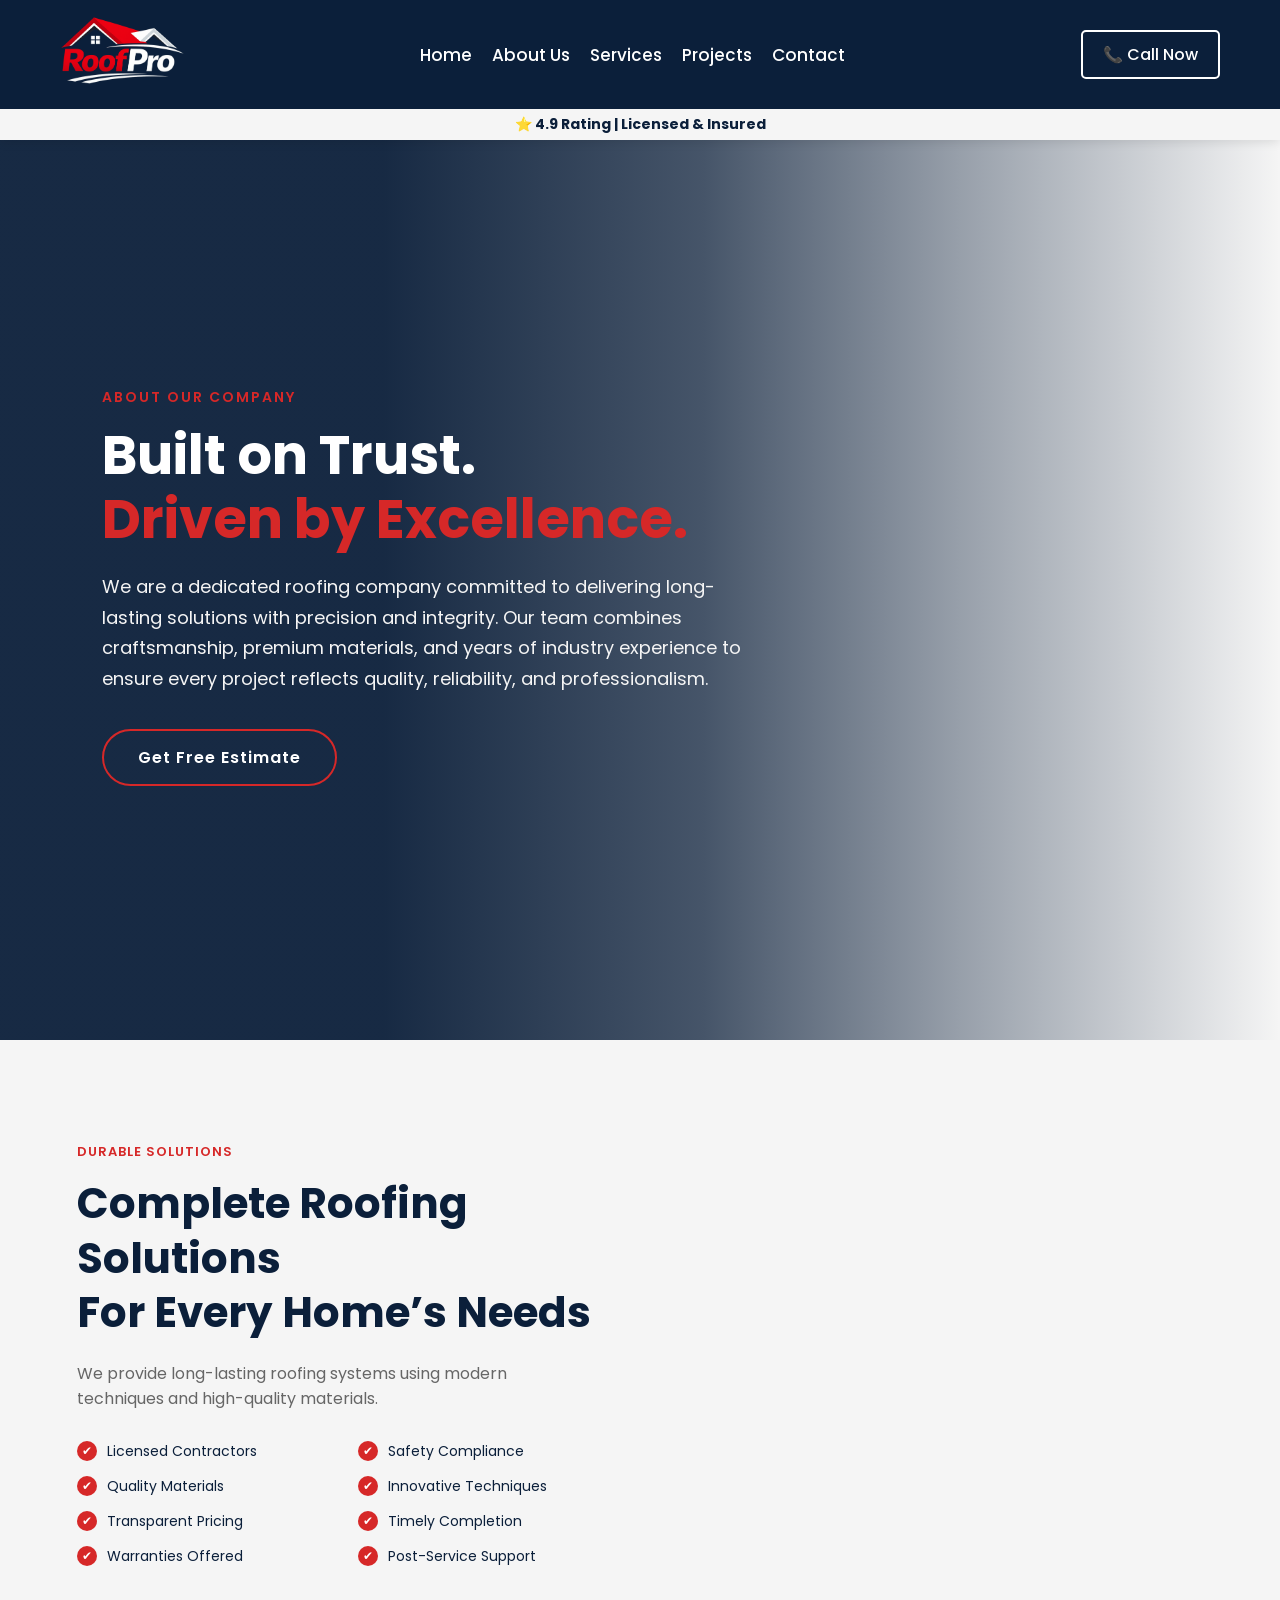
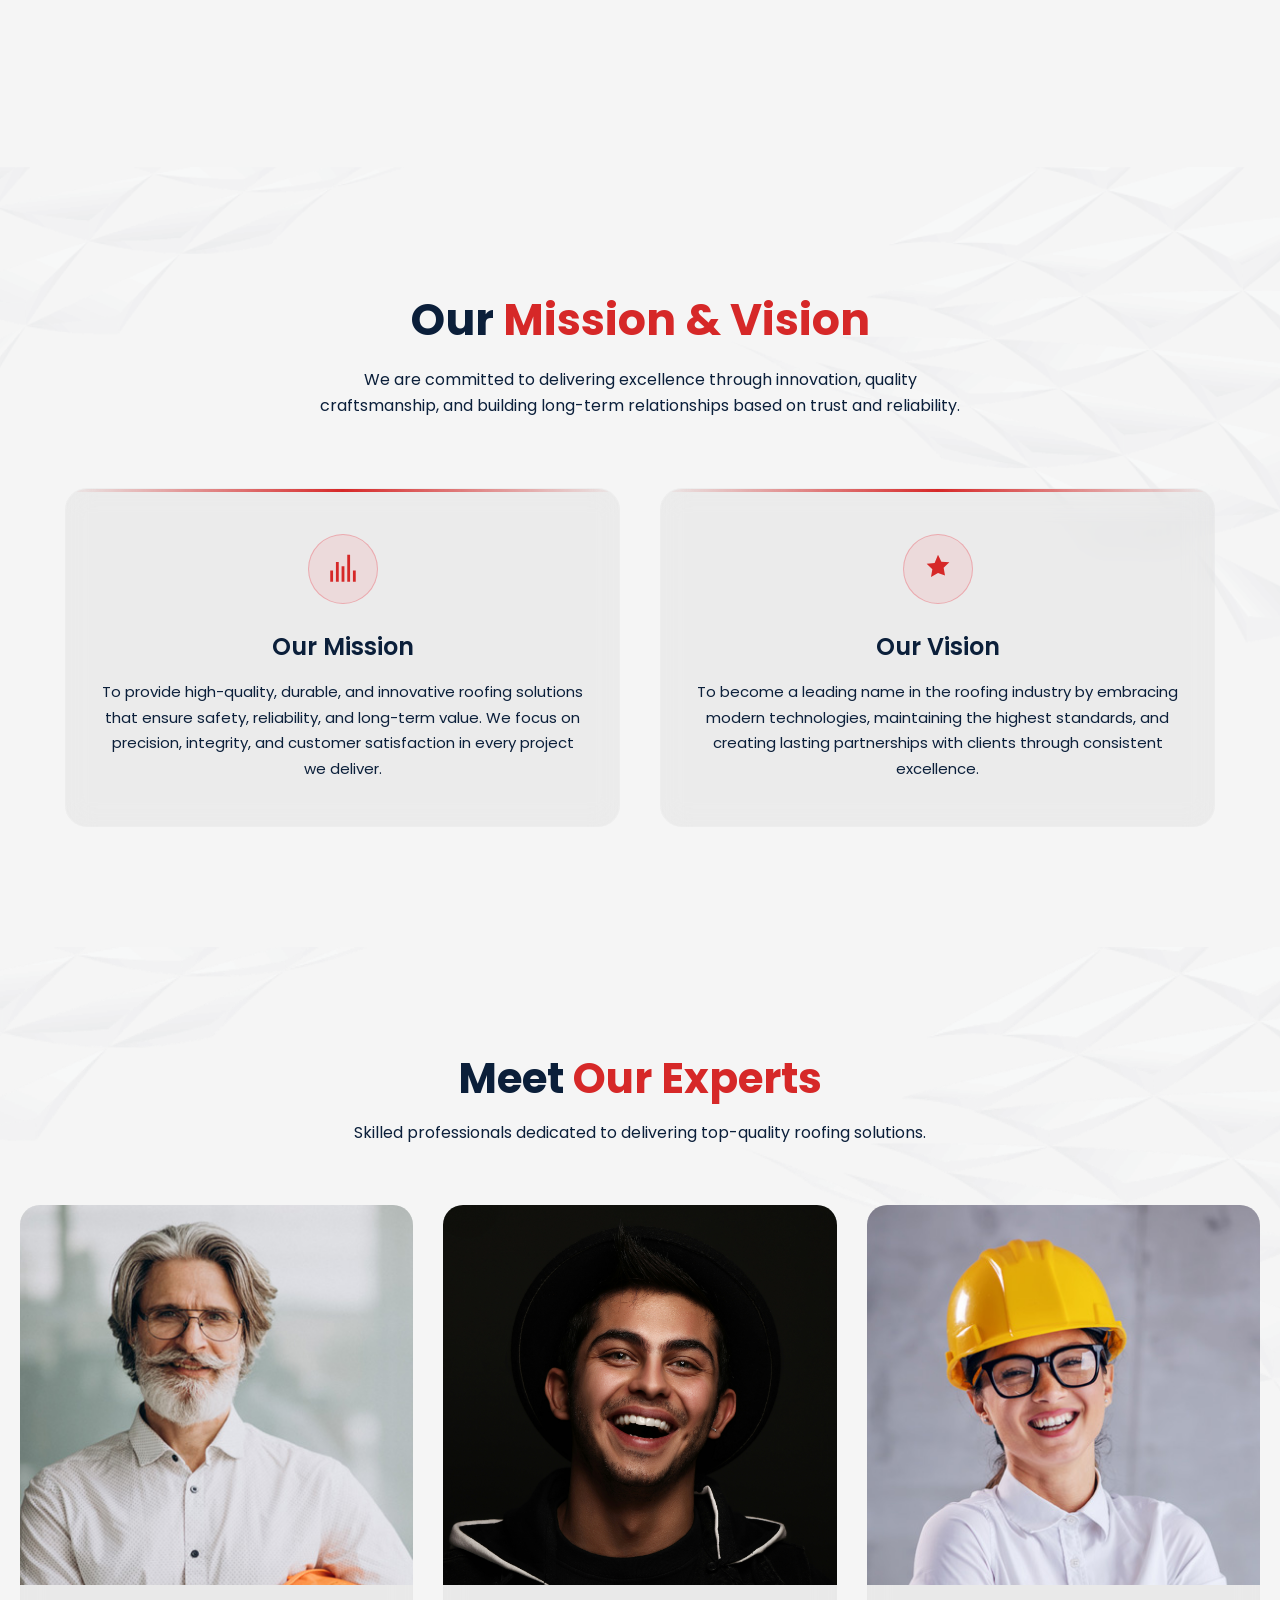
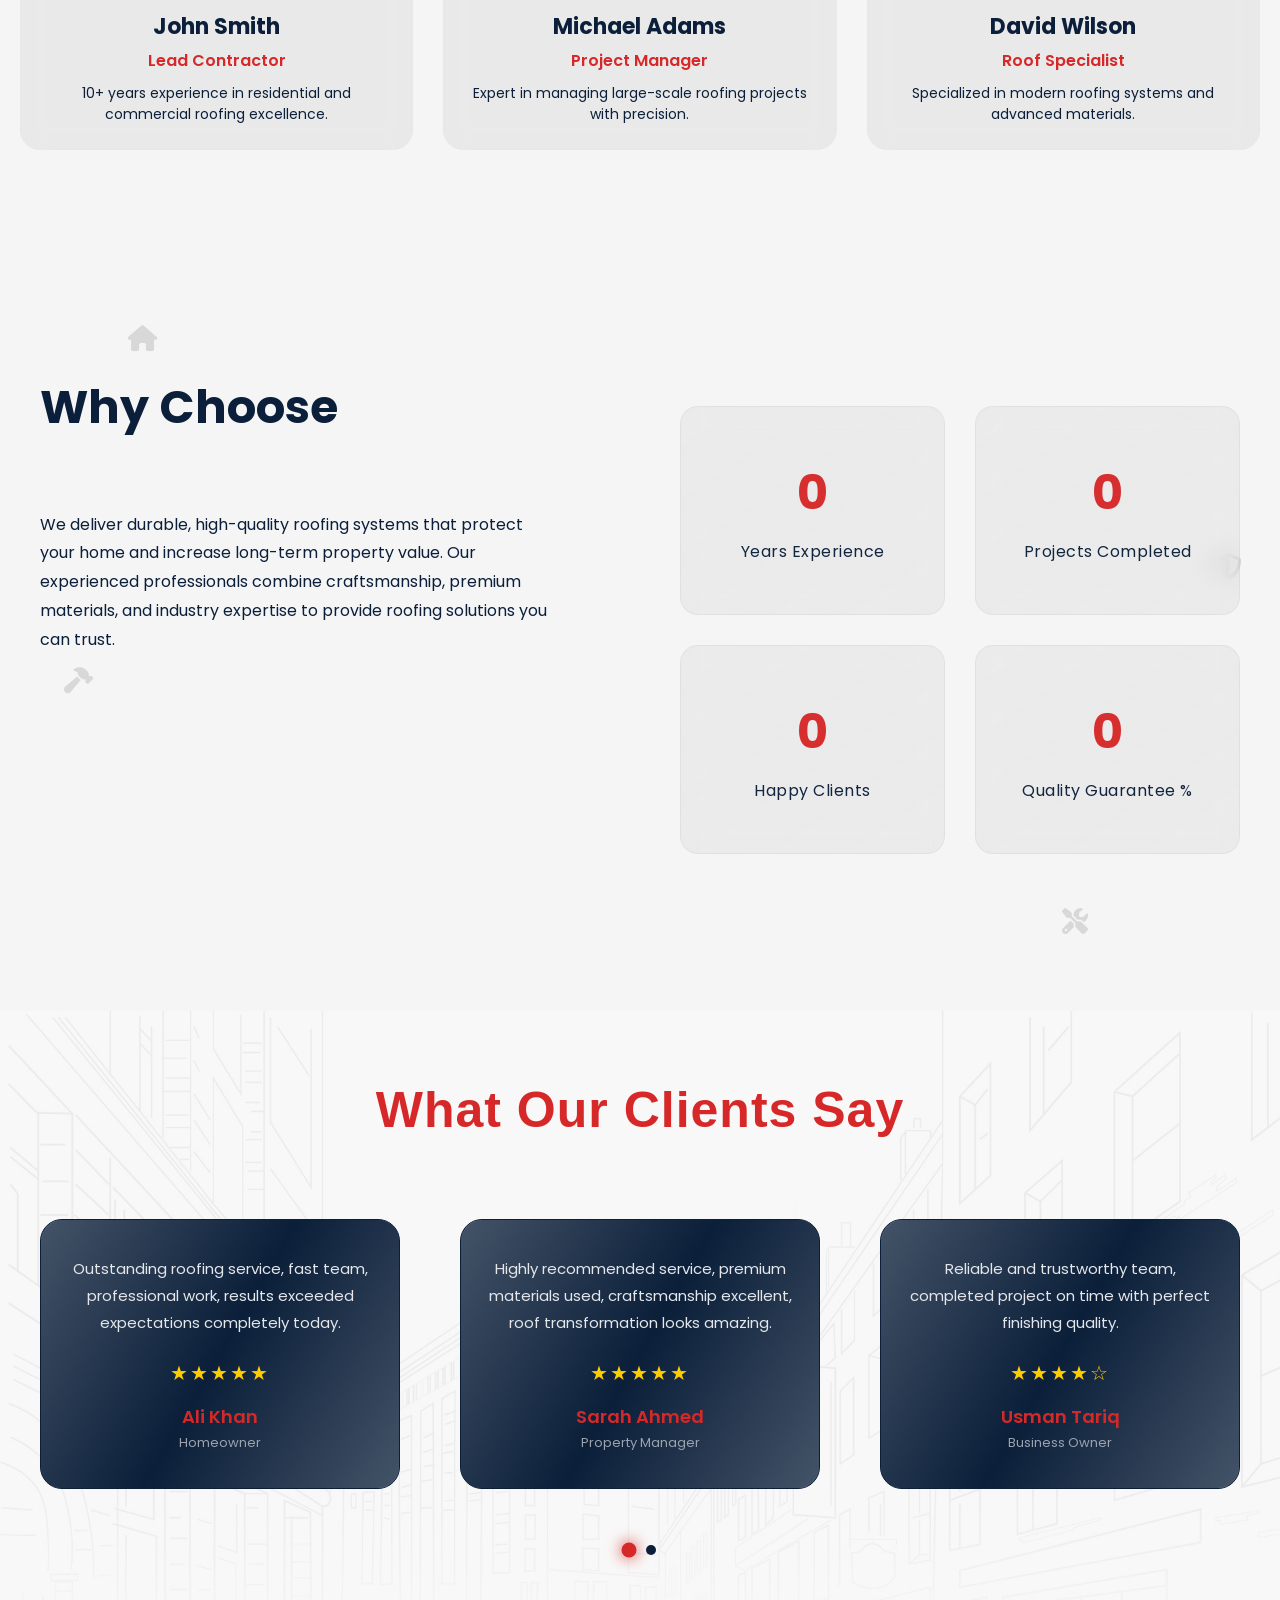
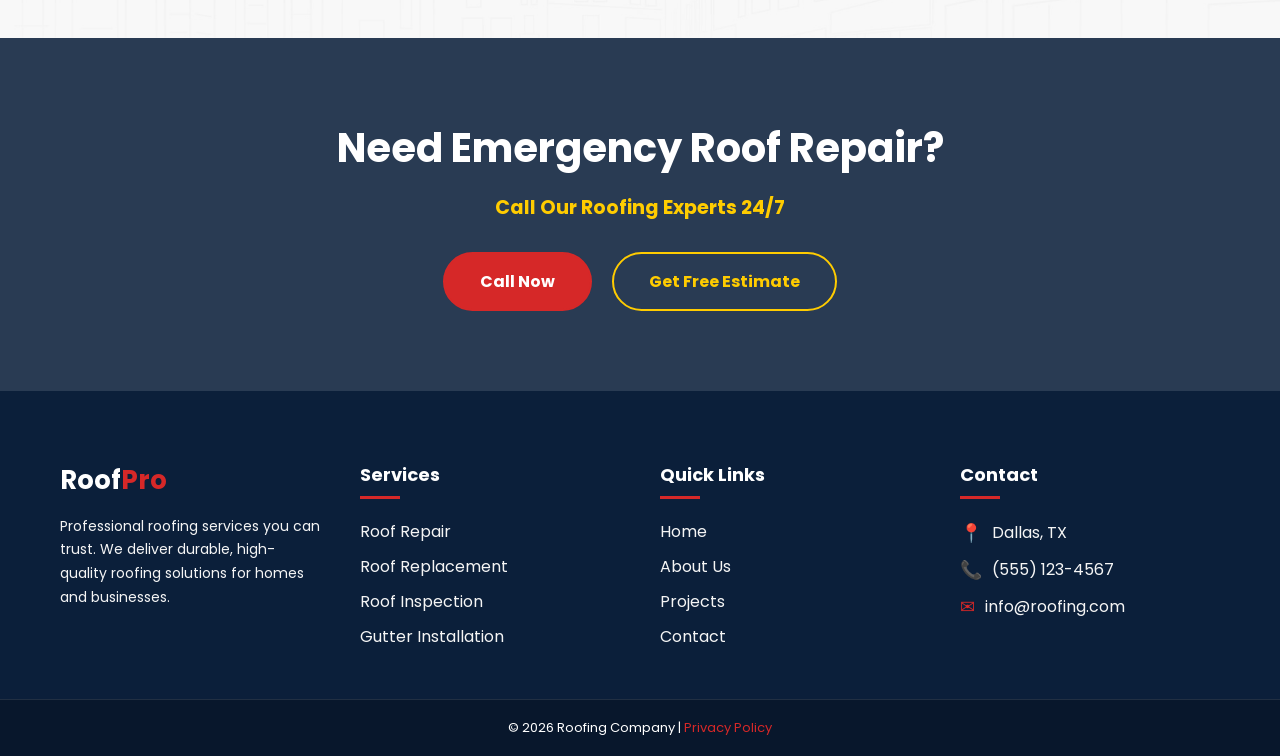
<file: About_Us.html>
<!DOCTYPE html>
<html lang="en">

<head>
    <meta charset="UTF-8">
    <meta name="viewport" content="width=device-width, initial-scale=1.0">

    <link rel="shortcut icon" href="Logo.png" type="image/x-icon" />
    <!-- Google Font -->
    <link href="https://fonts.googleapis.com/css2?family=Poppins:wght@300;400;500;600;700&display=swap"
        rel="stylesheet" />

    <!-- Owl Carousel CSS -->
    <link rel="stylesheet"
        href="https://cdnjs.cloudflare.com/ajax/libs/OwlCarousel2/2.3.4/assets/owl.carousel.min.css" />

    <link rel="stylesheet"
        href="https://cdnjs.cloudflare.com/ajax/libs/OwlCarousel2/2.3.4/assets/owl.theme.default.min.css" />

    <!-- Font Awesome -->
    <link rel="stylesheet" href="https://cdnjs.cloudflare.com/ajax/libs/font-awesome/6.5.0/css/all.min.css" />
    <link rel="stylesheet" href="About.css">
    <title>About Us - Roofing Company</title>

</head>

<body>
    <!------------------------------- Header Section -->
    <header class="header" id="header">
        <div class="container">
            <!-- Logo -->
            <div class="logo">
                <a href="#"><img src="Logo.png" alt="RoofPro Logo" /></a>
            </div>

            <!-- Navigation -->
            <nav class="nav">
                <ul class="nav-links" id="nav-links">
                    <li><a href="index.html">Home</a></li>
                    <li><a href="About_Us.html">About Us</a></li>
                    <li><a href="Service.html">Services</a></li>
                    <li><a href="Project.html">Projects</a></li>
                    <li><a href="Contact-Us.html">Contact</a></li>
                </ul>
            </nav>

            <!-- Contact & Hamburger -->
            <div class="contact-cta">
                <a href="tel:+15551234567" class="phone">📞 Call Now</a>
                <div class="hamburger" id="hamburger">
                    <span></span>
                    <span></span>
                    <span></span>
                </div>
            </div>
        </div>

        <!-- Trust Badge -->
        <div class="trust-badge">⭐ 4.9 Rating | Licensed & Insured</div>
    </header>

    <!--------------------------------- Sticky Mobile CTA -->
    <div class="sticky-cta">
        <a href="tel:+15551234567">📞 Call Now | Get Free Estimate</a>
    </div>


    <!-- Script Hamburger -->
    <Script>
        const hamburger = document.getElementById("hamburger");
        const navLinks = document.getElementById("nav-links");
        const navItems = document.querySelectorAll(".nav-links li a");
        const header = document.getElementById("header");

        // Toggle hamburger menu
        hamburger.addEventListener("click", () => {
            navLinks.classList.toggle("active");
            hamburger.classList.toggle("active");
        });

        // Close menu when a link is clicked (mobile/tablet)
        navItems.forEach((link) => {
            link.addEventListener("click", () => {
                if (navLinks.classList.contains("active")) {
                    navLinks.classList.remove("active");
                    hamburger.classList.remove("active");
                }
            });
        });

        // Shrink header on scroll
        window.addEventListener("scroll", () => {
            if (window.scrollY > 50) {
                header.classList.add("shrink");
            } else {
                header.classList.remove("shrink");
            }
        });
    </Script>


    <!--------------------------------- Hero Section -->

    <section class="hero">
        <div class="hero-content">

            <div class="hero-subtitle">About Our Company</div>

            <h4 class="Hero-title">Built on Trust. <br><span>Driven by Excellence.</span> </h4>

            <p>
                We are a dedicated roofing company committed to delivering long-lasting
                solutions with precision and integrity. Our team combines craftsmanship,
                premium materials, and years of industry experience to ensure every project
                reflects quality, reliability, and professionalism.
            </p>

            <a href="#" class="hero-btn">Get Free Estimate</a>

        </div>
    </section>

    <!--------------------------------- First Section -->


    <section class="section" id="roofSection">
        <div class="container">

            <!-- LEFT -->
            <div class="left">
                <div class="tag animate">DURABLE SOLUTIONS</div>

                <h1 class="animate">Complete Roofing Solutions<br>For Every Home’s Needs</h1>

                <p class="desc animate">
                    We provide long-lasting roofing systems using modern techniques and high-quality materials.
                </p>

                <div class="features">
                    <div class="animate"><span>✔</span> Licensed Contractors</div>
                    <div class="animate"><span>✔</span> Safety Compliance</div>
                    <div class="animate"><span>✔</span> Quality Materials</div>
                    <div class="animate"><span>✔</span> Innovative Techniques</div>
                    <div class="animate"><span>✔</span> Transparent Pricing</div>
                    <div class="animate"><span>✔</span> Timely Completion</div>
                    <div class="animate"><span>✔</span> Warranties Offered</div>
                    <div class="animate"><span>✔</span> Post-Service Support</div>
                </div>

                <a href="#" class="btn animate">
                    Know More
                    <span>→</span>
                </a>
            </div>

            <!-- RIGHT -->
            <div class="right">

                <!-- TOP IMAGE -->
                <div class="card card-top animate">
                    <img src="support-gallery-img-01-768x614.jpg">
                </div>

                <!-- MAIN STAT -->
                <div class="stat animate">
                    <h2 id="counter1">0</h2>
                    <p>MODERN TECHNOLOGY</p>
                </div>

                <!-- SMALL STATS -->
                <div class="bottom-stats">
                    <div class="small-stat animate">
                        <h3 id="counter2">0</h3>
                        <p>FINISHED PROJECTS</p>
                    </div>

                    <div class="small-stat animate">
                        <h3 id="counter3">0</h3>
                        <p>EXCELLENCE AWARD</p>
                    </div>
                </div>

                <!-- BOTTOM IMAGE -->
                <div class="card card-bottom animate">
                    <img src="support-gallery-img-02-768x614.jpg">
                </div>

            </div>

        </div>
    </section>

    <script>
        // COUNTER
        function animateCounter(id, target, suffix = "") {
            let count = 0;
            let speed = target / 200;

            let interval = setInterval(() => {
                count += speed;
                if (count >= target) {
                    count = target;
                    clearInterval(interval);
                }
                document.getElementById(id).innerText = Math.floor(count) + suffix;
            }, 20);
        }

        // OBSERVER
        const observer = new IntersectionObserver((entries) => {
            entries.forEach(entry => {
                if (entry.isIntersecting) {

                    document.querySelectorAll('.animate').forEach((el, i) => {
                        setTimeout(() => el.classList.add('show'), i * 100);
                    });

                    animateCounter("counter1", 100, "K");
                    animateCounter("counter2", 8, "K");
                    animateCounter("counter3", 100, "+");

                    observer.disconnect();
                }
            });
        }, { threshold: 0.3 });

        observer.observe(document.querySelector("#roofSection"));
    </script>

    <!-----------------------------------  Our Mission Vision -->

    <section class="mission-vision">

        <h2 class="section-title">Our <span>Mission & Vision</span></h2>

        <p class="section-subtitle">
            We are committed to delivering excellence through innovation, quality craftsmanship,
            and building long-term relationships based on trust and reliability.
        </p>

        <div class="mv-container">

            <!-- Mission -->
            <div class="mv-card">
                <div class="mv-icon">
                    <!-- SVG ICON -->
                    <svg viewBox="0 0 24 24">
                        <path d="M3 13h2v8H3zm4-6h2v14H7zm4 3h2v11h-2zm4-8h2v19h-2zm4 11h2v8h-2z" />
                    </svg>
                </div>
                <h3>Our Mission</h3>
                <p>
                    To provide high-quality, durable, and innovative roofing solutions that
                    ensure safety, reliability, and long-term value. We focus on precision,
                    integrity, and customer satisfaction in every project we deliver.
                </p>
            </div>

            <!-- Vision -->
            <div class="mv-card">
                <div class="mv-icon">
                    <!-- SVG ICON -->
                    <svg viewBox="0 0 24 24">
                        <path
                            d="M12 2l2.39 4.84L20 7.27l-4 3.89.94 5.48L12 14.77l-4.94 2.87.94-5.48-4-3.89 5.61-.43z" />
                    </svg>
                </div>
                <h3>Our Vision</h3>
                <p>
                    To become a leading name in the roofing industry by embracing modern
                    technologies, maintaining the highest standards, and creating lasting
                    partnerships with clients through consistent excellence.
                </p>
            </div>

        </div>
    </section>

    <script>
        // Intersection Observer (smooth pro animation)
        const cards = document.querySelectorAll('.mv-card');

        const observer2 = new IntersectionObserver(entries => {
            entries.forEach(entry => {
                if (entry.isIntersecting) {
                    entry.target.classList.add('show');
                }
            });
        }, {
            threshold: 0.2
        });

        cards.forEach(card => observer2.observe(card));
    </script>

    <!-----------------------------------  Our Team Section -->

    <section class="team-section">
        <div class="container-Team">
            <h2 class="section-title-Team">Meet <span>Our Experts</span></h2>
            <p class="section-subtitle-Team">
                Skilled professionals dedicated to delivering top-quality roofing solutions.
            </p>

            <div class="team-grid">

                <!-- Member 1 -->
                <div class="team-card">
                    <div class="team-img">
                        <img src="team_01.jpg" alt="">
                    </div>
                    <div class="team-content">
                        <h3>John Smith</h3>
                        <span>Lead Contractor</span>
                        <p>10+ years experience in residential and commercial roofing excellence.</p>
                    </div>
                </div>

                <!-- Member 2 -->
                <div class="team-card">
                    <div class="team-img">
                        <img src="photo-1595152772835-219674b2a8a6.jpg" alt="">
                    </div>
                    <div class="team-content">
                        <h3>Michael Adams</h3>
                        <span>Project Manager</span>
                        <p>Expert in managing large-scale roofing projects with precision.</p>
                    </div>
                </div>

                <!-- Member 3 -->
                <div class="team-card">
                    <div class="team-img">
                        <img src="team_03.jpg" alt="">
                    </div>
                    <div class="team-content">
                        <h3>David Wilson</h3>
                        <span>Roof Specialist</span>
                        <p>Specialized in modern roofing systems and advanced materials.</p>
                    </div>
                </div>

            </div>
        </div>
    </section>

    <script>
        // SCROLL REVEAL
        const cards2 = document.querySelectorAll('.team-card');

        window.addEventListener('scroll', () => {
            cards2.forEach(card => {
                const top = card.getBoundingClientRect().top;
                if (top < window.innerHeight - 100) {
                    card.classList.add('show');
                }
            });
        });

        // 3D TILT EFFECT
        cards2.forEach(card => {
            card.addEventListener('mousemove', (e) => {
                const rect = card.getBoundingClientRect();
                const x = e.clientX - rect.left;
                const y = e.clientY - rect.top;

                const rotateX = (y / rect.height - 0.5) * 10;
                const rotateY = (x / rect.width - 0.5) * -10;

                card.style.transform = `rotateX(${rotateX}deg) rotateY(${rotateY}deg)`;
            });

            card.addEventListener('mouseleave', () => {
                card.style.transform = "rotateX(0) rotateY(0)";
            });
        });
    </script>


    <!------------------------------------- WHY CHOOSE US SECTION -->
    <section class="why-section">

        <i class="fas fa-home floating-icon icon1"></i>
        <i class="fas fa-hammer floating-icon icon2"></i>
        <i class="fas fa-shield-alt floating-icon icon3"></i>
        <i class="fas fa-tools floating-icon icon4"></i>


        <div class="why-container">


            <div class="why-text reveal">

                <h2>Why Choose <span>Our Roofing Experts</span></h2>

                <p>
                    We deliver durable, high-quality roofing systems that protect your home
                    and increase long-term property value. Our experienced professionals
                    combine craftsmanship, premium materials, and industry expertise to
                    provide roofing solutions you can trust.
                </p>


                <div class="why-features">

                    <div class="feature">
                        <i class="fas fa-shield-alt"></i>
                        <span>Licensed & Fully Insured</span>
                    </div>

                    <div class="feature">
                        <i class="fas fa-award"></i>
                        <span>Premium Quality Materials</span>
                    </div>

                    <div class="feature">
                        <i class="fas fa-clock"></i>
                        <span>Fast & Reliable Service</span>
                    </div>

                    <div class="feature">
                        <i class="fas fa-star"></i>
                        <span>5-Star Customer Satisfaction</span>
                    </div>

                </div>

            </div>



            <div class="why-stats reveal">

                <div class="stat-card">
                    <h3 class="counter" data-target="20">0</h3>
                    <p>Years Experience</p>
                </div>

                <div class="stat-card">
                    <h3 class="counter" data-target="750">0</h3>
                    <p>Projects Completed</p>
                </div>

                <div class="stat-card">
                    <h3 class="counter" data-target="500">0</h3>
                    <p>Happy Clients</p>
                </div>

                <div class="stat-card">
                    <h3 class="counter" data-target="100">0</h3>
                    <p>Quality Guarantee %</p>
                </div>

            </div>


        </div>

    </section>

    <script>

        /* COUNTER */

        const counters = document.querySelectorAll(".counter")

        const startCounter = (entry, observer) => {

            if (entry[0].isIntersecting) {

                counters.forEach(counter => {

                    const updateCounter = () => {

                        const target = +counter.getAttribute("data-target")

                        const count = +counter.innerText

                        const speed = target / 180

                        if (count < target) {

                            counter.innerText = Math.ceil(count + speed)

                            setTimeout(updateCounter, 15)

                        } else {

                            counter.innerText = target

                        }

                    }

                    updateCounter()

                })

                observer.disconnect()

            }

        }

        const observer5 = new IntersectionObserver(startCounter)

        observer5.observe(document.querySelector(".why-stats"))



        /* SCROLL REVEAL */

        function reveal() {

            let reveals = document.querySelectorAll(".reveal")

            reveals.forEach((el) => {

                let windowHeight = window.innerHeight
                let revealTop = el.getBoundingClientRect().top
                let revealPoint = 120

                if (revealTop < windowHeight - revealPoint) {

                    el.classList.add("active")

                }

            })

        }

        window.addEventListener("scroll", reveal)



        /* FEATURE ANIMATION */

        const features = document.querySelectorAll(".feature")

        const featureObserver = new IntersectionObserver(entries => {

            entries.forEach(entry => {

                if (entry.isIntersecting) {
                    entry.target.classList.add("show")
                }

            })

        })

        features.forEach(feature => {
            featureObserver.observe(feature)
        })

    </script>


    <!------------------------------------- Testimonial  Section-->

    <section id="roofTestimonialsSection">

        <h2 class="section-title-testimonial">What Our Clients Say</h2>

        <div class="owl-carousel roof-testimonial-carousel">

            <div class="item-testimonial">
                <div class="testimonial-card">
                    <div class="review-text">
                        Outstanding roofing service, fast team, professional work, results exceeded expectations
                        completely today.
                    </div>
                    <div class="stars">★★★★★</div>
                    <div class="client-name">Ali Khan</div>
                    <div class="client-position">Homeowner</div>
                </div>
            </div>

            <div class="item-testimonial">
                <div class="testimonial-card">
                    <div class="review-text">
                        Highly recommended service, premium materials used, craftsmanship excellent, roof transformation
                        looks
                        amazing.
                    </div>
                    <div class="stars">★★★★★</div>
                    <div class="client-name">Sarah Ahmed</div>
                    <div class="client-position">Property Manager</div>
                </div>
            </div>

            <div class="item-testimonial">
                <div class="testimonial-card">
                    <div class="review-text">
                        Reliable and trustworthy team, completed project on time with perfect finishing quality.
                    </div>
                    <div class="stars">★★★★☆</div>
                    <div class="client-name">Usman Tariq</div>
                    <div class="client-position">Business Owner</div>
                </div>
            </div>

            <div class="item-testimonial">
                <div class="testimonial-card">
                    <div class="review-text">
                        Exceptional experience overall, smooth process, top-notch customer service, highly satisfied
                        with results.
                    </div>
                    <div class="stars">★★★★★</div>
                    <div class="client-name">Fatima Noor</div>
                    <div class="client-position">Architect</div>
                </div>
            </div>

            <div class="item-testimonial">
                <div class="testimonial-card">
                    <div class="review-text">
                        Attention to detail impressive, durable roofing solution delivered, overall look is stunning.
                    </div>
                    <div class="stars">★★★★★</div>
                    <div class="client-name">Hamza Ali</div>
                    <div class="client-position">Engineer</div>
                </div>
            </div>

            <div class="item-testimonial">
                <div class="testimonial-card">
                    <div class="review-text">
                        Professional team, clear communication, timely completion, extremely satisfied with overall
                        roofing service.
                    </div>
                    <div class="stars">★★★★☆</div>
                    <div class="client-name">Ayesha Malik</div>
                    <div class="client-position">Interior Designer</div>
                </div>
            </div>

        </div>

    </section>

    <!-- jQuery -->
    <script src="https://cdnjs.cloudflare.com/ajax/libs/jquery/3.6.0/jquery.min.js"></script>

    <!-- Owl Carousel JS -->
    <script src="https://cdnjs.cloudflare.com/ajax/libs/OwlCarousel2/2.3.4/owl.carousel.min.js"></script>

    <script>
        $('#roofTestimonialsSection .roof-testimonial-carousel').owlCarousel({
            loop: true,
            margin: 20,
            nav: false,
            dots: true,
            autoplay: true,
            autoplayTimeout: 3500,
            autoplayHoverPause: true,
            responsive: {
                0: { items: 1 },
                600: { items: 2 },
                1000: { items: 3 }
            }
        });
    </script>

    <!------------------------------------- Emergency CTA Section ====== -->
    <section class="emergency-cta-2">
        <h2>Need Emergency Roof Repair?</h2>
        <p>Call Our Roofing Experts 24/7</p>
        <div class="cta-buttons-2">
            <a href="tel:+1234567890" class="call-now">Call Now</a>
            <a href="#estimate" class="free-estimate">Get Free Estimate</a>
        </div>
    </section>

    <script>
        // Optional: Add a small pulse animation on buttons for attention
        const buttons = document.querySelectorAll('.cta-buttons a');
        buttons.forEach(btn => {
            btn.addEventListener('mouseenter', () => {
                btn.style.transform = 'scale(1.05)';
            });
            btn.addEventListener('mouseleave', () => {
                btn.style.transform = 'scale(1)';
            });
        });
    </script>


    <!------------------------------------- Footer -->

    <footer>
        <div class="footer-container">
            <!-- About -->
            <div class="footer-column">
                <div class="footer-logo">Roof<span>Pro</span></div>
                <p>
                    Professional roofing services you can trust. We deliver durable,
                    high-quality roofing solutions for homes and businesses.
                </p>
            </div>

            <!-- Services -->
            <div class="footer-column">
                <h3>Services</h3>
                <ul>
                    <li><a href="Service.html">Roof Repair</a></li>
                    <li><a href="Service.html">Roof Replacement</a></li>
                    <li><a href="Service.html">Roof Inspection</a></li>
                    <li><a href="Service.html">Gutter Installation</a></li>
                </ul>
            </div>

            <!-- Quick Links -->
            <div class="footer-column">
                <h3>Quick Links</h3>
                <ul>
                    <li><a href="index.html">Home</a></li>
                    <li><a href="About_Us.html">About Us</a></li>
                    <li><a href="Project.html">Projects</a></li>
                    <li><a href="Contact-Us.html">Contact</a></li>
                </ul>
            </div>

            <!-- Contact -->
            <div class="footer-column">
                <h3>Contact</h3>
                <ul class="contact-info">
                    <li><span>📍</span> Dallas, TX</li>
                    <li><span>📞</span> (555) 123-4567</li>
                    <li><span>✉</span> info@roofing.com</li>
                </ul>
            </div>
        </div>

        <div class="footer-bottom">
            © 2026 Roofing Company | <a href="#">Privacy Policy</a>
        </div>
    </footer>


</body>

</html>
</file>
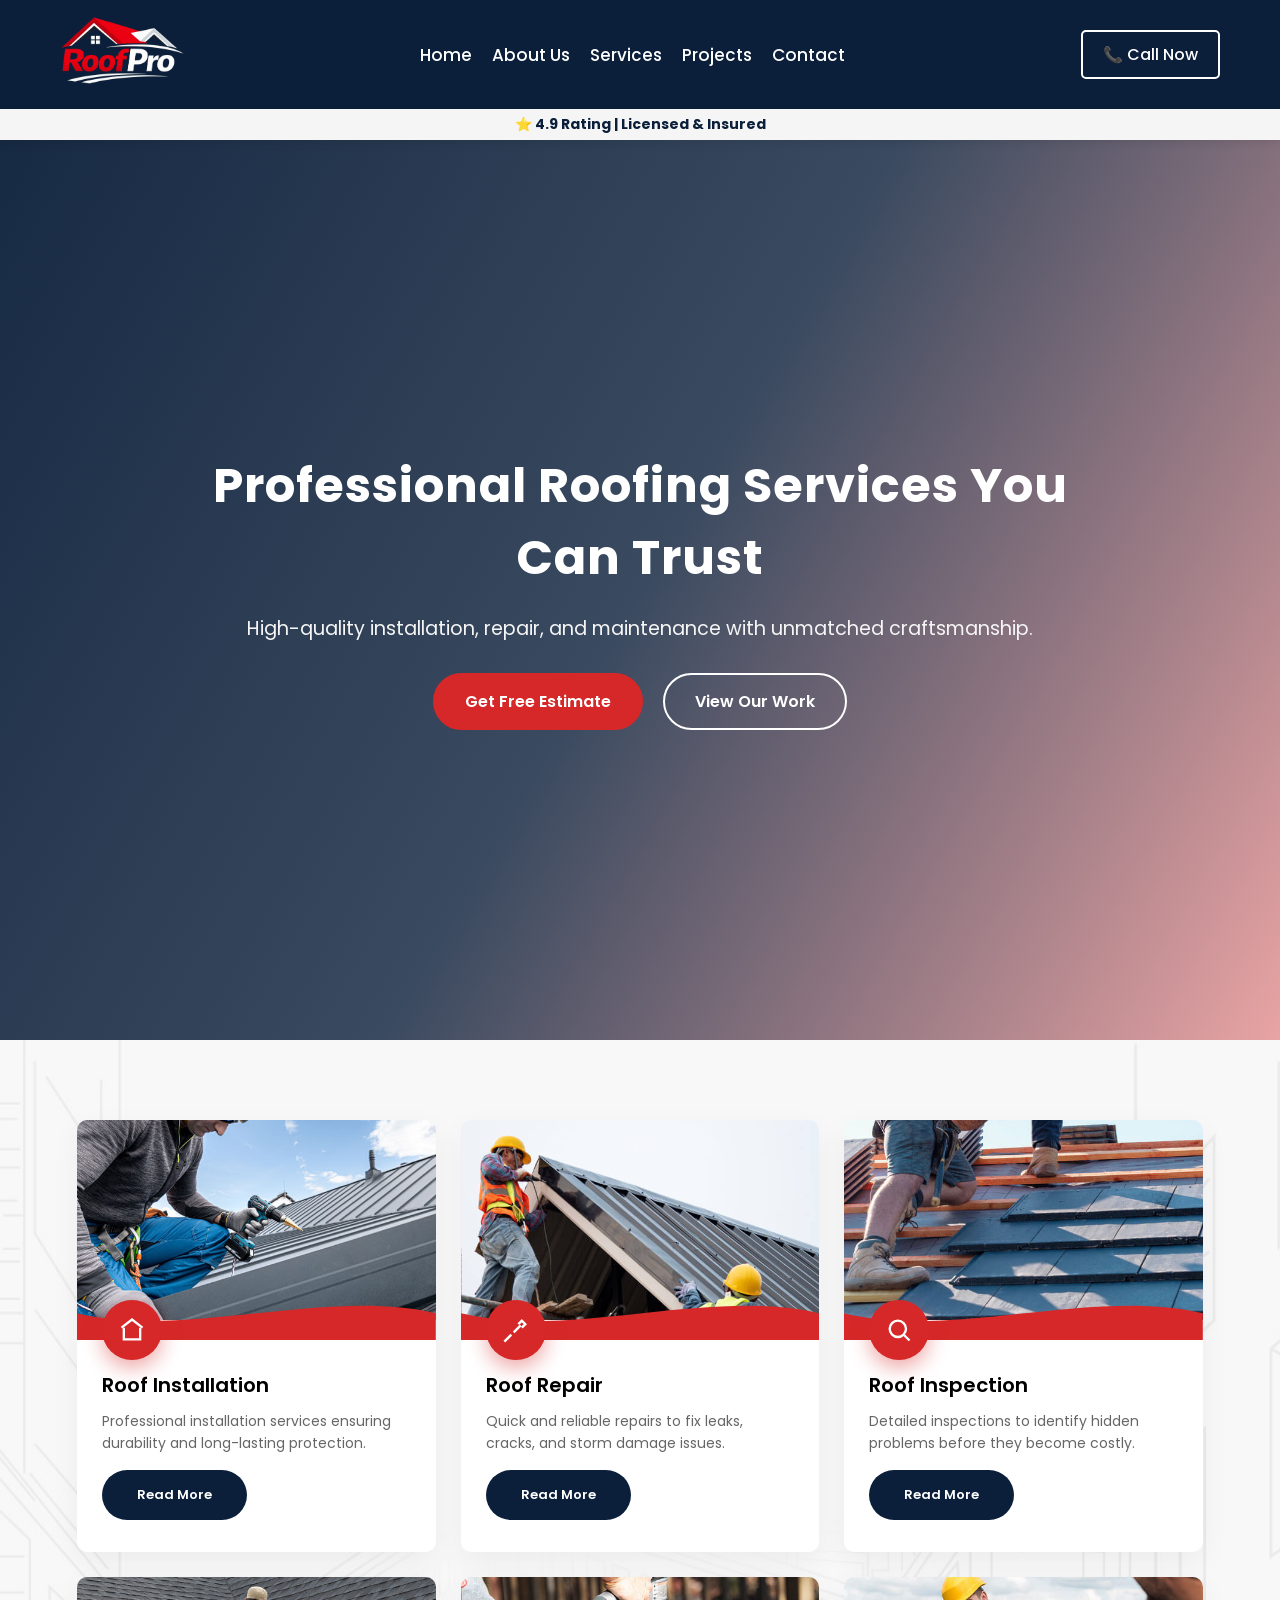
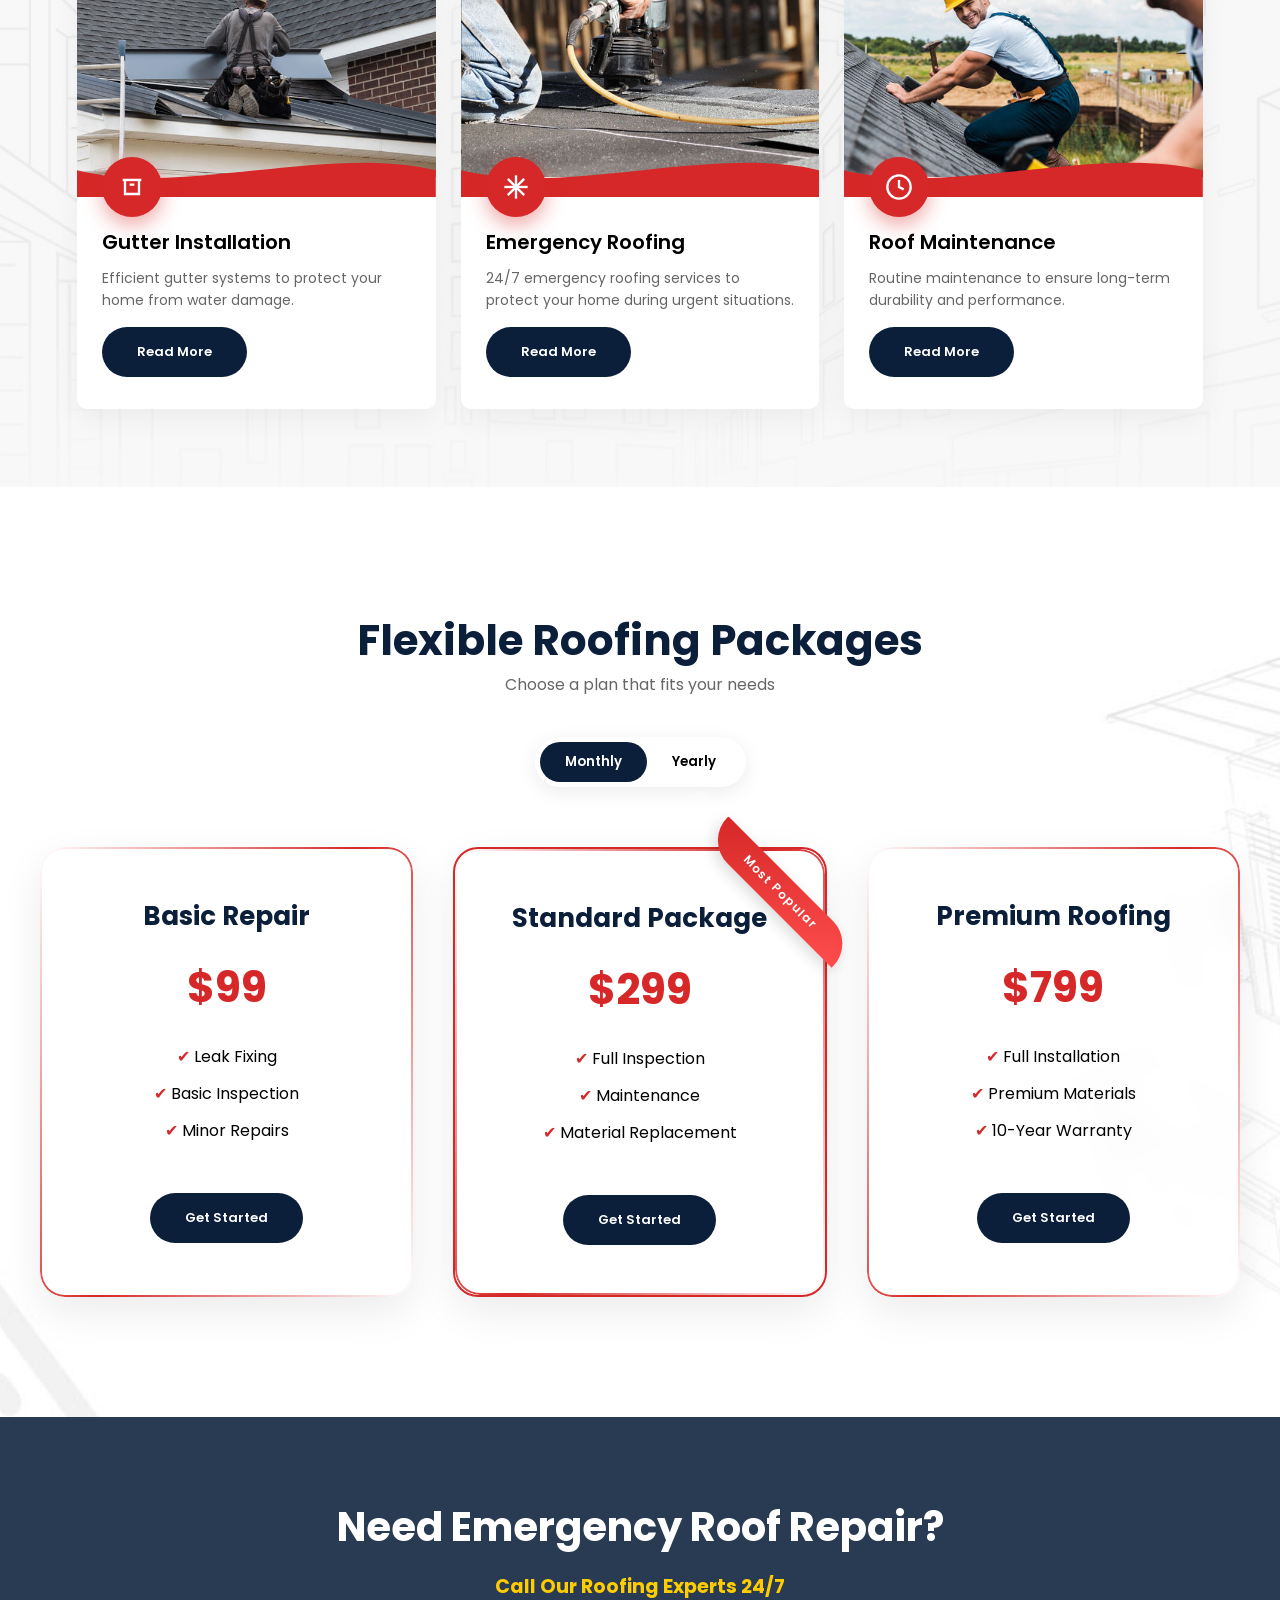
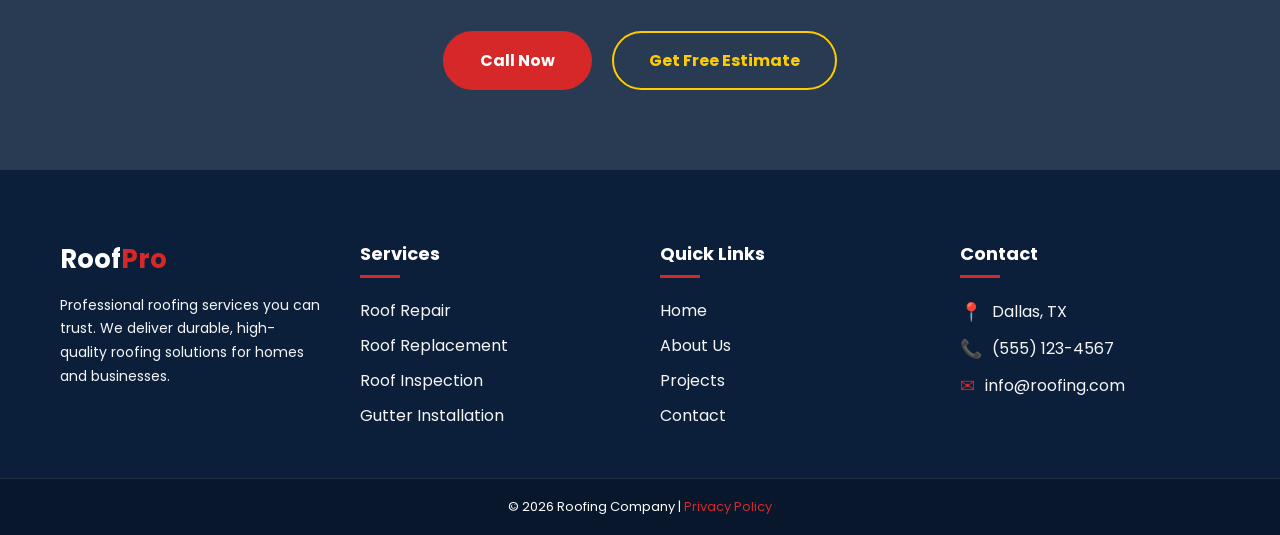
<file: Service.html>
<!doctype html>
<html lang="en">

<head>
  <meta charset="UTF-8" />
  <meta name="viewport" content="width=device-width, initial-scale=1.0" />
  <link rel="stylesheet" href="Service.css" />
  <link rel="shortcut icon" href="Logo.png" type="image/x-icon" />
  <!-- Google Font -->
  <link href="https://fonts.googleapis.com/css2?family=Poppins:wght@300;400;500;600;700&display=swap"
    rel="stylesheet" />

  <!-- Font Awesome -->
  <link rel="stylesheet" href="https://cdnjs.cloudflare.com/ajax/libs/font-awesome/6.5.0/css/all.min.css" />

  <!-- Owl Carousel CSS -->
  <link rel="stylesheet" href="https://cdnjs.cloudflare.com/ajax/libs/OwlCarousel2/2.3.4/assets/owl.carousel.min.css" />
  <link rel="stylesheet"
    href="https://cdnjs.cloudflare.com/ajax/libs/OwlCarousel2/2.3.4/assets/owl.theme.default.min.css" />

  <title>Services - RoofPro</title>

</head>

<body>
  <!-- Pre-Loader -->


  <!-- Header Section -->
  <header class="header" id="header">
    <div class="container">
      <!-- Logo -->
      <div class="logo">
        <a href="#"><img src="Logo.png" alt="RoofPro Logo" /></a>
      </div>

      <!-- Navigation -->
      <nav class="nav">
        <ul class="nav-links" id="nav-links">
          <li><a href="index.html">Home</a></li>
          <li><a href="About_Us.html">About Us</a></li>
          <li><a href="Service.html">Services</a></li>
          <li><a href="Project.html">Projects</a></li>
          <li><a href="Contact-Us.html">Contact</a></li>
        </ul>
      </nav>

      <!-- Contact & Hamburger -->
      <div class="contact-cta">
        <a href="tel:+15551234567" class="phone">📞 Call Now</a>
        <div class="hamburger" id="hamburger">
          <span></span>
          <span></span>
          <span></span>
        </div>
      </div>
    </div>

    <!-- Trust Badge -->
    <div class="trust-badge">⭐ 4.9 Rating | Licensed & Insured</div>
  </header>

  <!-- Sticky Mobile CTA -->
  <div class="sticky-cta">
    <a href="tel:+15551234567">📞 Call Now | Get Free Estimate</a>
  </div>

  <!-- Script Hamburger -->
  <Script>
    const hamburger = document.getElementById("hamburger");
    const navLinks = document.getElementById("nav-links");
    const navItems = document.querySelectorAll(".nav-links li a");
    const header = document.getElementById("header");

    // Toggle hamburger menu
    hamburger.addEventListener("click", () => {
      navLinks.classList.toggle("active");
      hamburger.classList.toggle("active");
    });

    // Close menu when a link is clicked (mobile/tablet)
    navItems.forEach((link) => {
      link.addEventListener("click", () => {
        if (navLinks.classList.contains("active")) {
          navLinks.classList.remove("active");
          hamburger.classList.remove("active");
        }
      });
    });

    // Shrink header on scroll
    window.addEventListener("scroll", () => {
      if (window.scrollY > 50) {
        header.classList.add("shrink");
      } else {
        header.classList.remove("shrink");
      }
    });
  </Script>

  <!-- Hero Section -->

  <section class="service-hero">
    <div class="overlay"></div>

    <div class="hero-content reveal">
      <h1>Professional Roofing Services You Can Trust</h1>
      <p>
        High-quality installation, repair, and maintenance with unmatched craftsmanship.
      </p>

      <div class="hero-buttons">
        <a href="#" class="btn-1 primary">Get Free Estimate</a>
        <a href="#" class="btn-2 secondary">View Our Work</a>
      </div>
    </div>
  </section>

  <script>
    // SCROLL REVEAL
    window.addEventListener("scroll", () => {
      const reveals = document.querySelectorAll(".reveal");

      reveals.forEach((el) => {
        const windowHeight = window.innerHeight;
        const elementTop = el.getBoundingClientRect().top;

        if (elementTop < windowHeight - 100) {
          el.classList.add("active");
        }
      });
    });

    // RIPPLE EFFECT
    document.querySelectorAll(".btn").forEach(button => {
      button.addEventListener("click", function (e) {
        const circle = document.createElement("span");
        const diameter = Math.max(this.clientWidth, this.clientHeight);
        const radius = diameter / 2;

        circle.style.width = circle.style.height = `${diameter}px`;
        circle.style.left = `${e.clientX - this.getBoundingClientRect().left - radius}px`;
        circle.style.top = `${e.clientY - this.getBoundingClientRect().top - radius}px`;

        circle.classList.add("ripple");

        const ripple = this.getElementsByClassName("ripple")[0];
        if (ripple) {
          ripple.remove();
        }

        this.appendChild(circle);
      });
    });
  </script>

  <!-- Service Grid section -->


  <section class="services">
    <div class="services-grid">

      <!-- CARD 1 -->
      <div class="service-card">
        <div class="card-img" style="background-image:url('Service-image-1.jpg');"></div>

        <div class="wave">
          <svg viewBox="0 0 500 150" preserveAspectRatio="none">
            <path d="M0.00,49.98 C150.00,150.00 349.20,-49.98 500.00,49.98 L500.00,150.00 L0.00,150.00 Z"
              style="stroke:none; fill:#d62828;"></path>
          </svg>
        </div>

        <div class="icon-wrap">
          <!-- Roof Installation -->
          <svg viewBox="0 0 24 24">
            <path d="M3 10L12 3l9 7" />
            <path d="M5 10v10h14V10" />
          </svg>
        </div>

        <div class="content">
          <h3>Roof Installation</h3>
          <p>Professional installation services ensuring durability and long-lasting protection.</p>
          <div class="btn">Read More</div>
        </div>
      </div>

      <!-- CARD 2 -->
      <div class="service-card">
        <div class="card-img" style="background-image:url('Service-image-2.jpg');"></div>

        <div class="wave">
          <svg viewBox="0 0 500 150" preserveAspectRatio="none">
            <path d="M0.00,49.98 C150.00,150.00 349.20,-49.98 500.00,49.98 L500.00,150.00 L0.00,150.00 Z"
              style="stroke:none; fill:#d62828;"></path>
          </svg>
        </div>

        <div class="icon-wrap">
          <!-- Repair (Tools) -->
          <svg viewBox="0 0 24 24">
            <path d="M14 7l3-3 3 3-3 3" />
            <path d="M2 22l6-6" />
            <path d="M10 14l6-6" />
          </svg>
        </div>

        <div class="content">
          <h3>Roof Repair</h3>
          <p>Quick and reliable repairs to fix leaks, cracks, and storm damage issues.</p>
          <div class="btn">Read More</div>
        </div>
      </div>

      <!-- CARD 3 -->
      <div class="service-card">
        <div class="card-img" style="background-image:url('Service-image-3.jpg');"></div>

        <div class="wave">
          <svg viewBox="0 0 500 150" preserveAspectRatio="none">
            <path d="M0.00,49.98 C150.00,150.00 349.20,-49.98 500.00,49.98 L500.00,150.00 L0.00,150.00 Z"
              style="stroke:none; fill:#d62828;"></path>
          </svg>
        </div>

        <div class="icon-wrap">
          <!-- Inspection (Search) -->
          <svg viewBox="0 0 24 24">
            <circle cx="11" cy="11" r="7" />
            <line x1="16.5" y1="16.5" x2="21" y2="21" />
          </svg>
        </div>

        <div class="content">
          <h3>Roof Inspection</h3>
          <p>Detailed inspections to identify hidden problems before they become costly.</p>
          <div class="btn">Read More</div>
        </div>
      </div>

      <!-- CARD 4 -->
      <div class="service-card">
        <div class="card-img" style="background-image:url('Service-image-4.jpg');"></div>

        <div class="wave">
          <svg viewBox="0 0 500 150" preserveAspectRatio="none">
            <path d="M0.00,49.98 C150.00,150.00 349.20,-49.98 500.00,49.98 L500.00,150.00 L0.00,150.00 Z"
              style="stroke:none; fill:#d62828;"></path>
          </svg>
        </div>

        <div class="icon-wrap">
          <!-- Gutter -->
          <svg viewBox="0 0 24 24">
            <path d="M4 6h16" />
            <path d="M6 6v12h12V6" />
            <path d="M10 10h4" />
          </svg>
        </div>

        <div class="content">
          <h3>Gutter Installation</h3>
          <p>Efficient gutter systems to protect your home from water damage.</p>
          <div class="btn">Read More</div>
        </div>
      </div>

      <!-- CARD 5 -->
      <div class="service-card">
        <div class="card-img" style="background-image:url('Service-image-5.jpg');"></div>

        <div class="wave">
          <svg viewBox="0 0 500 150" preserveAspectRatio="none">
            <path d="M0.00,49.98 C150.00,150.00 349.20,-49.98 500.00,49.98 L500.00,150.00 L0.00,150.00 Z"
              style="stroke:none; fill:#d62828;"></path>
          </svg>
        </div>

        <div class="icon-wrap">
          <!-- Emergency -->
          <svg viewBox="0 0 24 24">
            <path d="M12 2v20" />
            <path d="M2 12h20" />
            <path d="M5 5l14 14" />
            <path d="M19 5L5 19" />
          </svg>
        </div>

        <div class="content">
          <h3>Emergency Roofing</h3>
          <p>24/7 emergency roofing services to protect your home during urgent situations.</p>
          <div class="btn">Read More</div>
        </div>
      </div>

      <!-- CARD 6 -->
      <div class="service-card">
        <div class="card-img" style="background-image:url('Service-image-6.jpg');"></div>

        <div class="wave">
          <svg viewBox="0 0 500 150" preserveAspectRatio="none">
            <path d="M0.00,49.98 C150.00,150.00 349.20,-49.98 500.00,49.98 L500.00,150.00 L0.00,150.00 Z"
              style="stroke:none; fill:#d62828;"></path>
          </svg>
        </div>

        <div class="icon-wrap">
          <!-- Maintenance -->
          <svg viewBox="0 0 24 24">
            <path d="M12 6v6l4 2" />
            <circle cx="12" cy="12" r="10" />
          </svg>
        </div>

        <div class="content">
          <h3>Roof Maintenance</h3>
          <p>Routine maintenance to ensure long-term durability and performance.</p>
          <div class="btn">Read More</div>
        </div>
      </div>

    </div>
  </section>

  <script>
    // SCROLL REVEAL
    const cards = document.querySelectorAll('.service-card');

    function reveal() {
      const trigger = window.innerHeight * 0.85;
      cards.forEach((card, i) => {
        if (card.getBoundingClientRect().top < trigger) {
          setTimeout(() => card.classList.add('show'), i * 120);
        }
      });
    }

    window.addEventListener('scroll', reveal);
    window.addEventListener('load', reveal);

    // RIPPLE
    document.querySelectorAll('.service-card, .btn').forEach(el => {
      el.addEventListener('click', function (e) {
        const circle = document.createElement('span');
        circle.classList.add('ripple');

        const rect = this.getBoundingClientRect();
        const size = Math.max(rect.width, rect.height);

        circle.style.width = circle.style.height = size + 'px';
        circle.style.left = e.clientX - rect.left - size / 2 + 'px';
        circle.style.top = e.clientY - rect.top - size / 2 + 'px';

        this.appendChild(circle);
        setTimeout(() => circle.remove(), 600);
      });
    });
  </script>


  <!-- Pricing Section -->


  <section class="pricing">
    <h2>Flexible Roofing Packages</h2>
    <p>Choose a plan that fits your needs</p>

    <!-- TOGGLE -->
    <div class="toggle">
      <button class="active" onclick="setPlan('monthly')">Monthly</button>
      <button onclick="setPlan('yearly')">Yearly</button>
    </div>

    <div class="pricing-container">

      <div class="card">
        <h3>Basic Repair</h3>
        <div class="price" data-month="99" data-year="899">$99</div>
        <ul class="features">
          <li>Leak Fixing</li>
          <li>Basic Inspection</li>
          <li>Minor Repairs</li>
        </ul>
        <button class="btn">Get Started</button>
      </div>

      <div class="card popular">
        <div class="badge">Most Popular</div>
        <h3>Standard Package</h3>
        <div class="price" data-month="299" data-year="2499">$299</div>
        <ul class="features">
          <li>Full Inspection</li>
          <li>Maintenance</li>
          <li>Material Replacement</li>
        </ul>
        <button class="btn">Get Started</button>
      </div>

      <div class="card">
        <h3>Premium Roofing</h3>
        <div class="price" data-month="799" data-year="6999">$799</div>
        <ul class="features">
          <li>Full Installation</li>
          <li>Premium Materials</li>
          <li>10-Year Warranty</li>
        </ul>
        <button class="btn">Get Started</button>
      </div>

    </div>
  </section>

  <script>
    /* TOGGLE LOGIC */
    function setPlan(type) {
      document.querySelectorAll('.toggle button').forEach(btn => btn.classList.remove('active'));
      event.target.classList.add('active');

      document.querySelectorAll('.price').forEach(price => {
        const value = type === 'monthly' ? price.dataset.month : price.dataset.year;
        price.innerText = "$" + value;
      });
    }

    /* SCROLL REVEAL */
    const cards2 = document.querySelectorAll('.card');

    function reveal() {
      cards2.forEach((card, i) => {
        if (card.getBoundingClientRect().top < window.innerHeight - 100) {
          setTimeout(() => card.classList.add('show'), i * 200);
        }
      });
    }

    window.addEventListener('scroll', reveal);
    reveal();

    /* RIPPLE */
    document.querySelectorAll('.btn').forEach(btn => {
      btn.addEventListener('click', function (e) {
        const span = document.createElement("span");
        const size = Math.max(this.clientWidth, this.clientHeight);

        span.style.width = span.style.height = size + "px";
        span.style.left = e.clientX - this.offsetLeft - size / 2 + "px";
        span.style.top = e.clientY - this.offsetTop - size / 2 + "px";

        this.appendChild(span);
        setTimeout(() => span.remove(), 600);
      });
    });
  </script>


  <!-- ====== Emergency CTA Section ====== -->
  <section class="emergency-cta-2">
    <h2>Need Emergency Roof Repair?</h2>
    <p>Call Our Roofing Experts 24/7</p>
    <div class="cta-buttons-2">
      <a href="tel:+1234567890" class="call-now">Call Now</a>
      <a href="#estimate" class="free-estimate">Get Free Estimate</a>
    </div>
  </section>

  <script>
    // Optional: Add a small pulse animation on buttons for attention
    const buttons = document.querySelectorAll('.cta-buttons a');
    buttons.forEach(btn => {
      btn.addEventListener('mouseenter', () => {
        btn.style.transform = 'scale(1.05)';
      });
      btn.addEventListener('mouseleave', () => {
        btn.style.transform = 'scale(1)';
      });
    });
  </script>


  <!-- Footer -->

  <footer>
    <div class="footer-container">
      <!-- About -->
      <div class="footer-column">
        <div class="footer-logo">Roof<span>Pro</span></div>
        <p>
          Professional roofing services you can trust. We deliver durable,
          high-quality roofing solutions for homes and businesses.
        </p>
      </div>

      <!-- Services -->
      <div class="footer-column">
        <h3>Services</h3>
        <ul>
          <li><a href="Service.html">Roof Repair</a></li>
          <li><a href="Service.html">Roof Replacement</a></li>
          <li><a href="Service.html">Roof Inspection</a></li>
          <li><a href="Service.html">Gutter Installation</a></li>
        </ul>
      </div>

      <!-- Quick Links -->
      <div class="footer-column">
        <h3>Quick Links</h3>
        <ul>
          <li><a href="index.html">Home</a></li>
          <li><a href="About_Us.html">About Us</a></li>
          <li><a href="Project.html">Projects</a></li>
          <li><a href="Contact-Us.html">Contact</a></li>
        </ul>
      </div>

      <!-- Contact -->
      <div class="footer-column">
        <h3>Contact</h3>
        <ul class="contact-info">
          <li><span>📍</span> Dallas, TX</li>
          <li><span>📞</span> (555) 123-4567</li>
          <li><span>✉</span> info@roofing.com</li>
        </ul>
      </div>
    </div>

    <div class="footer-bottom">
      © 2026 Roofing Company | <a href="#">Privacy Policy</a>
    </div>
  </footer>

</body>

</html>
</file>
<file: About.css>
/* Reset & Fonts */
* {
  margin: 0;
  padding: 0;
  box-sizing: border-box;
  font-family: "Segoe UI", sans-serif;
  font-family: "Poppins", sans-serif;
}
:root {
  --navy: #0b1f3a;
  --red: #d62828;
  --white: #ffffff;
  --light-gray: #f5f5f5;
}

body,
html {
  height: 100%;
}

body {
  background-color: #f5f5f5;
}

/* Header */
.header {
  position: sticky;
  top: 0;
  width: 100%;
  background-color: #0b1f3a;
  color: white;
  z-index: 1000;
  box-shadow: 0 2px 10px rgba(0, 0, 0, 0.1);
  transition: all 0.3s ease;
}
.header.shrink {
  padding: 5px 0;
  box-shadow: 0 4px 15px rgba(0, 0, 0, 0.2);
}
.header .container {
  max-width: 1200px;
  margin: auto;
  display: flex;
  align-items: center;
  justify-content: space-between;
  padding: 16px 20px;
  flex-wrap: wrap;
  transition: all 0.3s ease;
}

/* Logo */
.logo img {
  height: 70px;
  transition: all 0.3s ease;
}
.header.shrink .logo img {
  height: 50px;
}

/* Navigation Links */
.nav-links {
  list-style: none;
  display: flex;
  gap: 20px;
}
.nav-links li a {
  color: white;
  text-decoration: none;
  font-size: 17px;
  font-weight: 500;
  transition: color 0.3s;
}
.nav-links li a:hover {
  color: #d62828;
}

/* Contact & CTA */
.contact-cta {
  display: flex;
  align-items: center;
  gap: 15px;
}
.phone {
  text-decoration: none;
  color: white;
  font-weight: 500;
  font-size: 16px;
  border: 2px solid white;
  padding: 10px 20px;
  border-radius: 5px;
}
.phone:hover {
  background-color: white;
  color: #0b1f3a;
  transition:
    background-color 0.3s,
    color 0.3s;
}
.cta-button {
  background-color: #d62828;
  color: white;
  padding: 12px 20px;
  border-radius: 5px;
  text-decoration: none;
  font-weight: bold;
  transition: background 0.3s;
  white-space: nowrap;
  text-align: center;
}
.cta-button:hover {
  background-color: #b91f1f;
}

/* Sticky bottom CTA for mobile */
.sticky-cta {
  display: none;
  position: fixed;
  bottom: 0;
  left: 0;
  width: 100%;
  background: #d62828;
  padding: 12px 20px;
  text-align: center;
  z-index: 1001;
  font-weight: bold;
  box-shadow: 0 -2px 10px rgba(0, 0, 0, 0.2);
}
.sticky-cta a {
  color: white;
  text-decoration: none;
  font-size: 16px;
}

/* Trust Badge */
.trust-badge {
  text-align: center;
  background-color: #f5f5f5;
  color: #0b1f3a;
  font-weight: bold;
  padding: 5px 0;
  font-size: 14px;
}

/* Hamburger */
.hamburger {
  display: none;
  flex-direction: column;
  cursor: pointer;
  gap: 5px;
}
.hamburger span {
  display: block;
  height: 3px;
  width: 25px;
  background: white;
  border-radius: 2px;
  transition: 0.3s;
}

/* Responsive */
@media (max-width: 1024px) {
  .nav-links {
    position: fixed;
    top: 0;
    right: -100%;
    height: 100vh;
    width: 250px;
    background-color: #0b1f3a;
    flex-direction: column;
    align-items: start;
    padding-top: 80px;
    gap: 20px;
    transition: 0.3s;
    z-index: 999;
  }
  .nav-links li {
    margin-left: 20px;
  }
  .nav-links li a {
    font-size: 18px;
  }
  .hamburger {
    display: flex;
  }
}

.nav-links.active {
  right: 0;
}
.hamburger.active span:nth-child(1) {
  transform: rotate(45deg) translate(5px, 5px);
}
.hamburger.active span:nth-child(2) {
  opacity: 0;
}
.hamburger.active span:nth-child(3) {
  transform: rotate(-45deg) translate(6px, -6px);
}

/* Mobile adjustments: show sticky CTA & hide normal button */
@media (max-width: 768px) {
  .header .container {
    flex-direction: row;
    align-items: center;
    justify-content: space-between;
  }
  .logo img {
    height: 40px;
  }
  .contact-cta {
    flex-direction: row;
    align-items: center;
    gap: 10px;
  }
  .phone {
    font-size: 16px;
  }
  .cta-button {
    display: none;
  }
  .sticky-cta {
    display: block;
  }
}

/**************************************************** HERO SECTION */

.hero {
  height: 100vh;
  display: flex;
  align-items: center;
  padding: 0 8%;
  position: relative;
  background: url("https://images.unsplash.com/photo-1621905252507-b35492cc74b4")
    center/cover no-repeat;
}

/* DARK PREMIUM OVERLAY */
.hero::before {
  content: "";
  position: absolute;
  inset: 0;
  background: linear-gradient(
    to right,
    rgba(11, 31, 58, 0.95) 30%,
    rgba(11, 31, 58, 0.75) 55%,
    rgba(11, 31, 58, 0.4) 75%,
    transparent
  );
}

/* CONTENT */
.hero-content {
  position: relative;
  z-index: 2;
  max-width: 650px;
  color: var(--white);

  animation: fadeSlide 1.2s ease forwards;
  opacity: 0;
}

/* SMALL LABEL */
.hero-subtitle {
  color: var(--red);
  font-weight: 600;
  letter-spacing: 2px;
  text-transform: uppercase;
  margin-bottom: 15px;
  font-size: 14px;
}

/* HEADLINE */
.hero h4 {
  font-size: 54px;
  line-height: 1.2;
  font-weight: 700;
  margin-bottom: 20px;
}
.hero h4 span {
  color: var(--red);
}

/* PARAGRAPH */
.hero p {
  font-size: 18px;
  color: var(--light-gray);
  line-height: 1.7;
  margin-bottom: 35px;
}

/* BUTTON */
.hero-btn {
  display: inline-block;
  padding: 14px 34px;
  background: transparent;
  color: var(--white);
  border: 2px solid var(--red);
  border-radius: 50px;
  text-decoration: none;
  font-weight: 600;
  letter-spacing: 1px;
  transition: 0.4s ease;
  position: relative;
  overflow: hidden;
}

/* BUTTON HOVER EFFECT */
.hero-btn::before {
  content: "";
  position: absolute;
  inset: 0;
  background: var(--red);
  transform: scaleX(0);
  transform-origin: left;
  transition: 0.4s ease;
  z-index: -1;
}

.hero-btn:hover::before {
  transform: scaleX(1);
}

.hero-btn:hover {
  color: var(--white);
  border-color: var(--red);
}

/* ANIMATION */
@keyframes fadeSlide {
  0% {
    opacity: 0;
    transform: translateY(40px);
  }
  100% {
    opacity: 1;
    transform: translateY(0);
  }
}

/* RESPONSIVE */

/* TABLET */
@media (max-width: 992px) {
  .hero {
    padding: 0 6%;
  }

  .hero h1 {
    font-size: 42px;
  }

  .hero p {
    font-size: 16px;
  }
}

/* MOBILE */
@media (max-width: 600px) {
  .hero {
    height: auto;
    padding: 80px 20px;
  }

  .hero-content {
    max-width: 100%;
  }

  .hero h1 {
    font-size: 30px;
  }

  .hero p {
    font-size: 15px;
  }

  .hero-subtitle {
    font-size: 12px;
  }
}

/******************** First Section  */

/* SECTION */
.section {
  background-image: url("https://radiustheme.com/demo/wordpress/themes/roofix/wp-content/uploads/2020/11/banner.jpg");
  background-size: cover;
  background-position: center;
  padding: 90px 6%;
}

.container {
  display: flex;
  align-items: center;
  justify-content: space-between;
  gap: 60px;
}

/* LEFT CONTENT */
.left {
  flex: 1;
}

.tag,
h1,
.desc,
.features div,
.btn {
  opacity: 0;
  transform: translateY(30px);
}

.tag {
  color: var(--red);
  font-size: 13px;
  font-weight: 600;
  letter-spacing: 1px;
  margin-bottom: 15px;
}

h1 {
  font-size: 42px;
  color: var(--navy);
  line-height: 1.3;
  margin-bottom: 20px;
}

.desc {
  color: #666;
  margin-bottom: 30px;
  max-width: 500px;
}

/* FEATURES */
.features {
  display: grid;
  grid-template-columns: 1fr 1fr;
  gap: 14px 30px;
  margin-bottom: 35px;
}

.features div {
  display: flex;
  align-items: center;
  gap: 10px;
  color: var(--navy);
  font-size: 14px;
}

.features span {
  width: 20px;
  height: 20px;
  background: var(--red);
  color: var(--white);
  display: flex;
  align-items: center;
  justify-content: center;
  border-radius: 50%;
  font-size: 12px;
}

/* BUTTON */
.btn {
  display: inline-flex;
  align-items: center;
  gap: 15px;
  background: var(--red);
  color: var(--white);
  padding: 14px 26px;
  border-radius: 8px;
  text-decoration: none;
  font-weight: 500;
  transition: 0.3s;
}

.btn:hover {
  background: #b71c1c;
}

.btn span {
  background: var(--white);
  color: var(--red);
  width: 35px;
  height: 35px;
  display: flex;
  align-items: center;
  justify-content: center;
  border-radius: 6px;
}

/* RIGHT SIDE GRID */
.right {
  flex: 1;
  display: grid;
  grid-template-columns: 1fr 1fr;
  gap: 20px;
}
.right h3,
h2 {
  font-size: 38px;
  /* margin-bottom: 15px; */
}

/* IMAGE CARDS */
.card {
  position: relative;
  border-radius: 20px;
  overflow: hidden;
  opacity: 0;
  transform: translateY(40px);
}

.card img {
  width: 100%;
  height: 100%;
  object-fit: cover;
  object-position: center;
  transition: 0.5s;
}

/* 🔥 ASYMMETRIC HEIGHTS */
.card-top {
  height: 380px;
}

.card-bottom {
  height: 380px;
  margin-top: -240px; /* overlap effect */
}

/* STATS */
.stat {
  background: var(--red);
  color: var(--white);
  border-radius: 20px;
  padding: 30px;
  text-align: center;
  font-weight: 600;
  height: 40%;
  display: flex;
  flex-direction: column;
  justify-content: center;

  opacity: 0;
  transform: translateY(40px);
}

.stat h2 {
  font-size: 34px;
}

.stat p {
  font-size: 12px;
  margin-top: 6px;
  letter-spacing: 1px;
}

/* SMALL STATS */
.bottom-stats {
  display: flex;
  gap: 15px;
}

.small-stat {
  flex: 1;
  background: var(--red);
  color: var(--white);
  border-radius: 15px;
  padding: 20px;
  text-align: center;

  opacity: 0;
  transform: translateY(40px);
}

/* ANIMATION */
.show {
  opacity: 1 !important;
  transform: translateY(0) !important;
  transition: all 0.8s ease;
}

/* HOVER */
.card:hover img {
  transform: scale(1.08);
}

/* ================= RESPONSIVE ================= */

/* 🔵 Large Tablets (iPad Pro etc) */
@media (max-width: 1024px) {
  .container {
    flex-direction: column;
    gap: 40px;
  }

  .left {
    max-width: 100%;
    text-align: center;
  }

  .desc {
    margin: 0 auto 30px;
  }

  .features {
    justify-content: center;
  }

  .right {
    width: 100%;
    grid-template-columns: 1fr 1fr;
  }

  /* remove overlap for better UX */
  .card-bottom {
    margin-top: 0;
    height: 300px;
  }

  .card-top {
    height: 300px;
  }
}

/* 🟣 Tablets (iPad) */
@media (max-width: 768px) {
  h1 {
    font-size: 34px;
  }

  .section {
    padding: 70px 5%;
  }
  .stat{
    height: auto;
    padding: 25px;
  }

  .features {
    grid-template-columns: 1fr 1fr;
  }

  .right {
    grid-template-columns: 1fr;
  }

  .card-top,
  .card-bottom {
    height: 260px;
  }

  .bottom-stats {
    flex-direction: row;
  }
}

/* 🔴 Mobile */
@media (max-width: 480px) {
  .section {
    padding: 60px 4%;
  }

  h1 {
    font-size: 28px;
  }

  .desc {
    font-size: 14px;
  }

  .features {
    grid-template-columns: 1fr;
  }

  .right {
    grid-template-columns: 1fr;
  }

  .card-top,
  .card-bottom {
    height: 220px;
  }

  .bottom-stats {
    flex-direction: column;
  }

  .btn {
    width: 100%;
    justify-content: center;
  }
}

/******************************* Mission & Vision  */

/* SECTION */
.mission-vision {
  background-image: url("tshape-2.png");
  background-size: cover;
  background-position: center;
  padding: 120px 20px;
  text-align: center;
  color: var(--navy);
  position: relative;
  overflow: hidden;
}

/* TITLE */
.section-title {
  font-size: 44px;
  font-weight: 700;
  margin-bottom: 15px;
}
.section-title span {
  color: var(--red);
}

.section-subtitle {
  color: var(--navy);
  max-width: 650px;
  margin: 0 auto 70px;
  font-size: 16px;
  line-height: 1.6;
}

/* GRID */
.mv-container {
  display: grid;
  grid-template-columns: repeat(2, 1fr);
  gap: 40px;
  max-width: 1150px;
  margin: auto;
}

/* CARD */
.mv-card {
  background: rgba(15, 15, 15, 0.04);
  border-radius: 22px;
  padding: 45px 35px;
  backdrop-filter: blur(14px);
  border: 1px solid rgba(255, 255, 255, 0.08);
  transition: all 0.4s ease;
  position: relative;
  overflow: hidden;

  opacity: 0;
  transform: translateY(60px);
}

/* Hover effect */
.mv-card:hover {
  transform: translateY(-12px) scale(1.02);
  border-color: var(--red);
  box-shadow: 0 25px 60px rgba(230, 57, 70, 0.25);
}

/* top animated line */
.mv-card::after {
  content: "";
  position: absolute;
  width: 100%;
  height: 3px;
  top: 0;
  left: 0;
  background: linear-gradient(90deg, transparent, var(--red), transparent);
  animation: glowLine 3s linear infinite;
}

@keyframes glowLine {
  0% {
    transform: translateX(-100%);
  }
  100% {
    transform: translateX(100%);
  }
}

/* ICON */
.mv-icon {
  width: 70px;
  height: 70px;
  margin: 0 auto 25px;
  display: flex;
  align-items: center;
  justify-content: center;
  background: rgba(230, 57, 70, 0.1);
  border-radius: 50%;
  border: 1px solid rgba(230, 57, 70, 0.3);
  animation: float 3s ease-in-out infinite;
}

.mv-icon svg {
  width: 34px;
  height: 34px;
  fill: var(--red);
}

@keyframes float {
  0%,
  100% {
    transform: translateY(0);
  }
  50% {
    transform: translateY(-8px);
  }
}

/* TEXT */
.mv-card h3 {
  font-size: 24px;
  margin-bottom: 15px;
  font-weight: 600;
}

.mv-card p {
  color: var(--navy);
  font-size: 15px;
  line-height: 1.7;
}

/* SHOW animation */
.mv-card.show {
  opacity: 1;
  transform: translateY(0);
  transition: 0.9s ease;
}

/* RESPONSIVE */

/* Tablet */
@media (max-width: 992px) {
  .mv-container {
    grid-template-columns: 1fr;
  }

  .section-title {
    font-size: 36px;
  }
}

/* Mobile */
@media (max-width: 600px) {
  .mission-vision {
    padding: 30px 15px;
  }

  .mv-card {
    padding: 30px 20px;
  }

  .section-title {
    font-size: 28px;
  }

  .section-subtitle {
    font-size: 14px;
  }
}

/************************************* Team Section  */

/* SECTION */
.team-section {
  background-image: url("tshape-2.png");
  background-size: cover;
  background-position: center;
  padding: 100px 20px;
  text-align: center;
  color: var(--navy);
}

.section-title-Team {
  font-size: 42px;
  font-weight: 700;
  margin-bottom: 10px;
}
.section-title-Team span {
  color: var(--red);
}

.section-subtitle-Team {
  color: #0b1f3a;
  margin-bottom: 60px;
}

/* GRID */
.team-grid {
  display: grid;
  grid-template-columns: repeat(3, 1fr);
  gap: 30px;
}

/* CARD */
.team-card {
  background: rgba(24, 23, 23, 0.05);
  backdrop-filter: blur(12px);
  border-radius: 20px;
  overflow: hidden;
  transition: 0.4s ease;
  position: relative;
  transform-style: preserve-3d;
  cursor: pointer;
}

/* GLOW EFFECT */
.team-card::before {
  content: "";
  position: absolute;
  inset: 0;
  border-radius: 20px;
  background: linear-gradient(120deg, transparent, var(--red), transparent);
  opacity: 0;
  transition: 0.5s;
}

.team-card:hover::before {
  opacity: 0.4;
}

/* HOVER LIFT */
.team-card:hover {
  transform: translateY(-15px) scale(1.02);
}

/* IMAGE */
.team-img {
  height: 380px;
  overflow: hidden;
}

.team-img img {
  width: 100%;
  height: 100%;
  object-fit: cover;
  object-position: top;
  transition: 0.5s;
}

.team-card:hover img {
  transform: scale(1.1);
}

/* CONTENT */
.team-content {
  padding: 25px;
}

.team-content h3 {
  font-size: 22px;
  margin-bottom: 5px;
}

.team-content span {
  color: var(--red);
  font-weight: 600;
  display: block;
  margin-bottom: 10px;
}

.team-content p {
  font-size: 14px;
  color: #0b1f3a;
}

/* SCROLL ANIMATION */
.team-card {
  opacity: 0;
  transform: translateY(50px);
  transition: 0.8s ease;
}

.team-card.show {
  opacity: 1;
  transform: translateY(0);
}

/* RESPONSIVE */

/* TABLET */
@media (max-width: 992px) {
  .team-grid {
    grid-template-columns: repeat(2, 1fr);
  }
}

/* MOBILE */
@media (max-width: 600px) {
  .team-grid {
    grid-template-columns: 1fr;
  }

  .section-title-Team {
    font-size: 28px;
  }
}

/********************************** ===== Section Container ===== */

/* SECTION */

.why-section {
  padding: 130px 20px;
  background: #f5f5f5;
  position: relative;
  overflow: hidden;
}

/* FLOATING ICONS */

.floating-icon {
  position: absolute;
  font-size: 26px;
  color: rgba(0, 0, 0, 0.116);
  animation: float 10s infinite linear;
}

.icon1 {
  top: 10%;
  left: 10%;
}

.icon2 {
  top: 55%;
  left: 5%;
}

.icon3 {
  top: 40%;
  right: 3%;
}

.icon4 {
  bottom: 10%;
  right: 15%;
}

@keyframes float {
  0% {
    transform: translateY(0px);
  }

  50% {
    transform: translateY(-30px);
  }

  100% {
    transform: translateY(0px);
  }
}

/* CONTAINER */

.why-container {
  max-width: 1200px;
  margin: auto;
  display: grid;
  grid-template-columns: 1fr 1fr;
  gap: 80px;
  align-items: center;
}

/* TEXT */

.why-text h2 {
  font-size: 46px;
  margin-bottom: 20px;
  line-height: 1.2;
  color: #0b1f3a;
}

.why-text span {
  background: linear-gradient(90deg, var(--red));
  -webkit-background-clip: text;
  color: transparent;
}

.why-text p {
  color: #0b1f3a;
  line-height: 1.8;
  margin-bottom: 40px;
  max-width: 520px;
}

/* FEATURES */

.why-features {
  display: grid;
  grid-template-columns: 1fr 1fr;
  gap: 18px;
}

/* FEATURE CARD */

.feature {
  display: flex;
  align-items: center;
  gap: 14px;

  background: #0000000a;
  padding: 16px 18px;

  border-radius: 12px;

  border: 1px solid rgba(0, 0, 0, 0.08);

  backdrop-filter: blur(8px);

  opacity: 0;
  transform: translateY(40px);

  transition: all 0.6s ease;
}

/* SHOW ANIMATION */

.feature.show {
  opacity: 1;
  transform: translateY(0);
}

/* STAGGER */

.feature:nth-child(1) {
  transition-delay: 0.1s;
}

.feature:nth-child(2) {
  transition-delay: 0.2s;
}

.feature:nth-child(3) {
  transition-delay: 0.3s;
}

.feature:nth-child(4) {
  transition-delay: 0.4s;
}

/* FEATURE HOVER */

.feature:hover {
  transform: translateY(-6px) scale(1.03);
  border-color: var(--red);
  box-shadow: 0 12px 35px rgba(0, 0, 0, 0.6);
}

/* ICON */

.feature i {
  width: 38px;
  height: 38px;

  display: flex;
  align-items: center;
  justify-content: center;

  background: linear-gradient(135deg, var(--red), #ff6b6b);
  border-radius: 8px;

  transition: transform 0.3s ease;
}

.feature:hover i {
  transform: scale(1.2) rotate(6deg);
}

/* STATS */

.why-stats {
  display: grid;
  grid-template-columns: repeat(2, 1fr);
  gap: 30px;
}

/* STAT CARD */

.stat-card {
  background: #0000000a;

  padding: 50px 25px;

  text-align: center;

  border-radius: 18px;

  border: 1px solid #0000000a;

  backdrop-filter: blur(12px);

  position: relative;

  overflow: hidden;

  transition: 0.4s;
}

/* SHINE EFFECT */

.stat-card::after {
  content: "";
  position: absolute;
  top: -120%;
  left: -50%;
  width: 200%;
  height: 300%;
  background: linear-gradient(
    120deg,
    transparent,
    rgba(236, 232, 232, 0.034),
    transparent
  );
  transform: rotate(25deg);
  transition: 0.7s;
}

.stat-card:hover::after {
  top: 120%;
}

/* HOVER */

.stat-card:hover {
  transform: translateY(-12px);
  box-shadow: 0 30px 70px rgba(0, 0, 0, 0.199);
}

/* NUMBERS */

.stat-card h3 {
  font-size: 48px;
  color: var(--red);
  margin-bottom: 10px;
}

/* TEXT */

.stat-card p {
  color: #0b1f3a;
  letter-spacing: 0.5px;
}

/* SCROLL REVEAL */

.reveal {
  opacity: 0;
  transform: translateY(40px);
  transition: all 1s ease;
}

.reveal.active {
  opacity: 1;
  transform: translateY(0);
}

/* RESPONSIVE */
/* ================= RESPONSIVE ================= */

/* 🔵 Large Tablets (iPad Pro) */
@media (max-width: 1024px) {
  .why-section {
    padding: 100px 20px;
  }

  .why-container {
    grid-template-columns: 1fr;
    gap: 50px;
    text-align: center;
  }

  .why-text p {
    margin: 0 auto 30px;
  }

  .why-features {
    justify-content: center;
  }

  .why-stats {
    grid-template-columns: 1fr 1fr;
  }

  /* hide floating icons (cleaner UX) */
  .floating-icon {
    display: none;
  }
}

/* 🟣 Tablets (iPad) */
@media (max-width: 768px) {
  .why-text h2 {
    font-size: 34px;
  }

  .why-section {
    padding: 80px 15px;
  }

  .why-features {
    grid-template-columns: 1fr 1fr;
  }

  .why-stats {
    gap: 20px;
  }

  .stat-card {
    padding: 35px 20px;
  }

  .stat-card h3 {
    font-size: 36px;
  }
}

/* 🔴 Mobile */
@media (max-width: 480px) {
  .why-section {
    padding: 70px 15px;
  }

  .why-text h2 {
    font-size: 28px;
  }

  .why-text p {
    font-size: 14px;
  }

  .why-features {
    grid-template-columns: 1fr;
  }

  .why-stats {
    grid-template-columns: 1fr;
  }

  .stat-card {
    padding: 30px 15px;
  }

  .stat-card h3 {
    font-size: 30px;
  }
}

/*********************** TESTIMONIALS SECTION **********************/

#roofTestimonialsSection {
  background: transparent;
  background-image: url(team-bg1.jpg);
  background-position: center;
  background-size: cover;
  padding: 70px 20px;
  color: #000000;
  font-family: "Poppins", sans-serif;
}

#roofTestimonialsSection .section-title-testimonial {
  text-align: center;
  font-family: "Franklin Gothic Medium", "Arial Narrow", Arial, sans-serif;
  font-size: 50px;
  font-weight: 700;
  margin-bottom: 60px;
  letter-spacing: 1px;
  background: var(--red);
  -webkit-background-clip: text;
  -webkit-text-fill-color: transparent;
}

#roofTestimonialsSection .roof-testimonial-carousel .item-testimonial {
  padding: 20px;
}

#roofTestimonialsSection .testimonial-card {
  backdrop-filter: blur(12px);
  background: var(--navy);
  border-radius: 22px;
  padding: 35px 25px;
  text-align: center;
  position: relative;
  overflow: hidden;
  transition: all 0.4s ease;
  border: 1px solid var(--navy);
  /* box-shadow: 0 10px 30px rgba(0, 0, 0, 0.4); */
}

#roofTestimonialsSection .testimonial-card::before {
  content: "";
  position: absolute;
  inset: -1px;
  border-radius: 22px;
  background: linear-gradient(
    120deg,
    var(--light-gray),
    transparent,
    var(--light-gray)
  );
  opacity: 0.4;
  z-index: 0;
}

#roofTestimonialsSection .testimonial-card::after {
  content: "";
  position: absolute;
  inset: 0;
  border-radius: 22px;
  background: #0b1f3a63;
  z-index: 1;
}

#roofTestimonialsSection .testimonial-card * {
  position: relative;
  z-index: 2;
}

#roofTestimonialsSection .testimonial-card:hover {
  transform: translateY(-10px) scale(1.03);
  /* box-shadow: 0 20px 50px rgba(0, 0, 0, 0.6); */
}

#roofTestimonialsSection .review-text {
  font-size: 15px;
  line-height: 1.8;
  margin-bottom: 22px;
  color: #e5e7eb;
}

#roofTestimonialsSection .stars {
  margin-bottom: 15px;
  color: #ffcc00;
  font-size: 20px;
  letter-spacing: 2px;
}

#roofTestimonialsSection .client-name {
  font-size: 18px;
  font-weight: 600;
  margin-top: 5px;
  color: #d62828;
}

#roofTestimonialsSection .client-position {
  font-size: 13px;
  color: #9ca3af;
  margin-top: 3px;
}

/* Owl Dots */
#roofTestimonialsSection .owl-dots {
  margin-top: 30px;
  text-align: center;
}

#roofTestimonialsSection .owl-dot span {
  background: #0b1f3a !important;
  width: 10px;
  height: 10px;
  margin: 6px;
  display: block;
  border-radius: 50%;
  transition: 0.3s;
}

#roofTestimonialsSection .owl-dot.active span {
  background: #d62828 !important;
  transform: scale(1.5);
  box-shadow: 0 0 10px #d62828;
}

/* Responsive */
@media (max-width: 768px) {
  #roofTestimonialsSection .section-title-testimonial {
    font-size: 30px;
  }

  #roofTestimonialsSection .testimonial-card {
    padding: 25px 18px;
  }
}

/************************* EMERGENCY CTA SECTION ******************************/

/* ====== Emergency CTA Section ====== */
.emergency-cta-2 {
  background: linear-gradient(135deg, #0b1f3a, #0b1f3a);
  color: #fff;
  text-align: center;
  padding: 80px 20px;
  position: relative;
  overflow: hidden;
}

/* Animated background shapes */
.emergency-cta-2::before,
.emergency-cta-2::after {
  content: "";
  position: absolute;
  width: 200%;
  height: 200%;
  background: rgba(255, 255, 255, 0.05);
  top: -50%;
  left: -50%;
  border-radius: 50%;
  animation: rotate 20s linear infinite;
}

.emergency-cta-2::after {
  animation-duration: 35s;
  background: rgba(255, 255, 255, 0.08);
}

@keyframes rotate {
  0% {
    transform: rotate(0deg);
  }

  100% {
    transform: rotate(360deg);
  }
}

/* Heading */
.emergency-cta-2 h2 {
  font-size: 2.5rem;
  margin-bottom: 15px;
  position: relative;
  z-index: 1;
  animation: fadeInUp 1s ease forwards;
  opacity: 0;
}

.emergency-cta-2 p {
  font-size: 1.2rem;
  margin-bottom: 30px;
  color: #ffcc00;
  font-weight: bold;
  position: relative;
  z-index: 1;
  animation: fadeInUp 1.2s ease forwards;
  opacity: 0;
}

@keyframes fadeInUp {
  from {
    opacity: 0;
    transform: translateY(20px);
  }

  to {
    opacity: 1;
    transform: translateY(0);
  }
}

/* Buttons container */
.cta-buttons-2 {
  display: flex;
  justify-content: center;
  gap: 20px;
  flex-wrap: wrap;
  position: relative;
  z-index: 1;
}

/* Buttons */
.cta-buttons-2 a {
  text-decoration: none;
  padding: 15px 35px;
  font-size: 1rem;
  font-weight: bold;
  border-radius: 50px;
  transition: all 0.3s ease;
  cursor: pointer;
  display: inline-block;
  position: relative;
  overflow: hidden;
}

.cta-buttons-2 a.call-now {
  background: #d62828;
  color: #fff;
  border: 2px solid #d62828;
}

.cta-buttons-2 a.call-now:hover {
  color: #d62828;
  background: transparent;
  box-shadow: 0 0 15px #ff4b2b;
  transform: translateY(-3px);
}

.cta-buttons-2 a.free-estimate {
  background: transparent;
  color: #ffcc00;
  border: 2px solid #ffcc00;
}

.cta-buttons-2 a.free-estimate:hover {
  background: #ffcc00;
  color: #111;
  transform: translateY(-3px);
  box-shadow: 0 0 15px #ffcc00;
}

/* Responsive Media Queries */
@media (max-width: 768px) {
  .emergency-cta-2 {
    padding: 70px 15px;
    background-color: var(--navy);
  }
  .emergency-cta-2::before,
  .emergency-cta-2::after {
    display: none;
  }
  .emergency-cta-2 h2 {
    font-size: 2rem;
  }

  .emergency-cta-2 p {
    font-size: 1rem;
  }

  .cta-buttons a {
    padding: 12px 25px;
    font-size: 0.9rem;
  }
}

@media (max-width: 480px) {
  .emergency-cta-2 {
    padding: 60px 15px;
  }

  .emergency-cta-2 h2 {
    font-size: 1.6rem;
  }

  .emergency-cta-2 p {
    font-size: 0.9rem;
  }

  .cta-buttons-2 {
    flex-direction: column;
    gap: 15px;
  }

  .cta-buttons-2 a {
    width: 80%;
    margin: 0 auto;
  }
}

/* Footer */

/* Footer */
footer {
  background: var(--navy);
  color: var(--white);
  position: relative;
  overflow: hidden;
}

/* Animated Glow Effect */
/* footer::before {
        content: "";
        position: absolute;
        width: 200%;
        height: 200%;
        top: -50%;
        left: -50%;
        background: radial-gradient(
          circle,
          rgba(240, 238, 238, 0.075),
          transparent 60%
        );
        animation: rotateGlow 12s linear infinite;
      }

      @keyframes rotateGlow {
        0% {
          transform: rotate(0deg);
        }
        100% {
          transform: rotate(360deg);
        }
      } */

/* Container */
.footer-container {
  max-width: 1200px;
  margin: auto;
  padding: 70px 20px 40px;
  display: grid;
  grid-template-columns: repeat(4, 1fr);
  gap: 40px;
  position: relative;
  z-index: 2;
}

/* Columns */
.footer-column h3 {
  font-size: 18px;
  margin-bottom: 20px;
  position: relative;
}

.footer-column h3::after {
  content: "";
  width: 40px;
  height: 3px;
  background: var(--red);
  display: block;
  margin-top: 8px;
  transition: 0.3s;
}

.footer-column h3:hover::after {
  width: 100%;
}

/* Text */
.footer-column p {
  color: var(--light-gray);
  font-size: 14px;
  line-height: 1.7;
}

/* Lists */
.footer-column ul {
  list-style: none;
}

.footer-column ul li {
  margin-bottom: 10px;
}

.footer-column ul li a {
  text-decoration: none;
  color: var(--light-gray);
  transition: 0.3s;
  position: relative;
}

/* Link Hover Animation */
.footer-column ul li a::before {
  content: "";
  position: absolute;
  left: -15px;
  opacity: 0;
  color: var(--red);
  transition: 0.3s;
}

.footer-column ul li a:hover {
  color: var(--white);
  padding-left: 8px;
}

.footer-column ul li a:hover::before {
  opacity: 1;
  left: 0;
}

/* Logo */
.footer-logo {
  font-size: 26px;
  font-weight: 700;
  color: var(--white);
  margin-bottom: 15px;
}

.footer-logo span {
  color: var(--red);
}

/* Contact */
.contact-info li {
  display: flex;
  align-items: center;
  gap: 10px;
  color: var(--light-gray);
  margin-bottom: 12px;
  transition: 0.3s;
}

.contact-info li:hover {
  transform: translateX(5px);
  color: var(--white);
}

.contact-info span {
  font-size: 18px;
  color: var(--red);
}

/* Bottom Bar */
.footer-bottom {
  text-align: center;
  padding: 18px;
  background: #08172c;
  font-size: 13px;
  border-top: 1px solid rgba(255, 255, 255, 0.1);
}

.footer-bottom a {
  color: var(--red);
  text-decoration: none;
}

.footer-bottom a:hover {
  color: var(--white);
}

/* Responsive */
@media (max-width: 992px) {
  .footer-container {
    grid-template-columns: 2fr 1fr 1fr 2fr;
  }
}

@media (max-width: 768px) {
  .footer-container {
    grid-template-columns: 1fr 1fr;
    text-align: left;
  }
}

@media (max-width: 500px) {
  .footer-container {
    grid-template-columns: 1fr;
    text-align: center;
  }

  .contact-info li {
    justify-content: center;
  }
}
</file>
<file: Service.css>
/* Reset & Fonts */
* {
  margin: 0;
  padding: 0;
  box-sizing: border-box;
  font-family: "Segoe UI", sans-serif;
  font-family: "Poppins", sans-serif;
}
:root {
  --navy: #0b1f3a;
  --red: #d62828;
  --white: #ffffff;
  --light-gray: #f5f5f5;
}

body,
html {
  height: 100%;
}

body {
  background-color: #f5f5f5;
}

/* Header */
.header {
  position: sticky;
  top: 0;
  width: 100%;
  background-color: #0b1f3a;
  color: white;
  z-index: 1000;
  box-shadow: 0 2px 10px rgba(0, 0, 0, 0.1);
  transition: all 0.3s ease;
}
.header.shrink {
  padding: 5px 0;
  box-shadow: 0 4px 15px rgba(0, 0, 0, 0.2);
}
.header .container {
  max-width: 1200px;
  margin: auto;
  display: flex;
  align-items: center;
  justify-content: space-between;
  padding: 16px 20px;
  flex-wrap: wrap;
  transition: all 0.3s ease;
}

/* Logo */
.logo img {
  height: 70px;
  transition: all 0.3s ease;
}
.header.shrink .logo img {
  height: 50px;
}

/* Navigation Links */
.nav-links {
  list-style: none;
  display: flex;
  gap: 20px;
}
.nav-links li a {
  color: white;
  text-decoration: none;
  font-size: 17px;
  font-weight: 500;
  transition: color 0.3s;
}
.nav-links li a:hover {
  color: #d62828;
}

/* Contact & CTA */
.contact-cta {
  display: flex;
  align-items: center;
  gap: 15px;
}
.phone {
  text-decoration: none;
  color: white;
  font-weight: 500;
  font-size: 16px;
  border: 2px solid white;
  padding: 10px 20px;
  border-radius: 5px;
}
.phone:hover {
  background-color: white;
  color: #0b1f3a;
  transition:
    background-color 0.3s,
    color 0.3s;
}
.cta-button {
  background-color: #d62828;
  color: white;
  padding: 12px 20px;
  border-radius: 5px;
  text-decoration: none;
  font-weight: bold;
  transition: background 0.3s;
  white-space: nowrap;
  text-align: center;
}
.cta-button:hover {
  background-color: #b91f1f;
}

/* Sticky bottom CTA for mobile */
.sticky-cta {
  display: none;
  position: fixed;
  bottom: 0;
  left: 0;
  width: 100%;
  background: #d62828;
  padding: 12px 20px;
  text-align: center;
  z-index: 1001;
  font-weight: bold;
  box-shadow: 0 -2px 10px rgba(0, 0, 0, 0.2);
}
.sticky-cta a {
  color: white;
  text-decoration: none;
  font-size: 16px;
}

/* Trust Badge */
.trust-badge {
  text-align: center;
  background-color: #f5f5f5;
  color: #0b1f3a;
  font-weight: bold;
  padding: 5px 0;
  font-size: 14px;
}

/* Hamburger */
.hamburger {
  display: none;
  flex-direction: column;
  cursor: pointer;
  gap: 5px;
}
.hamburger span {
  display: block;
  height: 3px;
  width: 25px;
  background: white;
  border-radius: 2px;
  transition: 0.3s;
}

/* Responsive */
@media (max-width: 1024px) {
  .nav-links {
    position: fixed;
    top: 0;
    right: -100%;
    height: 100vh;
    width: 250px;
    background-color: #0b1f3a;
    flex-direction: column;
    align-items: start;
    padding-top: 80px;
    gap: 20px;
    transition: 0.3s;
    z-index: 999;
  }
  .nav-links li {
    margin-left: 20px;
  }
  .nav-links li a {
    font-size: 18px;
  }
  .hamburger {
    display: flex;
  }
}

.nav-links.active {
  right: 0;
}
.hamburger.active span:nth-child(1) {
  transform: rotate(45deg) translate(5px, 5px);
}
.hamburger.active span:nth-child(2) {
  opacity: 0;
}
.hamburger.active span:nth-child(3) {
  transform: rotate(-45deg) translate(6px, -6px);
}

/* Mobile adjustments: show sticky CTA & hide normal button */
@media (max-width: 768px) {
  .header .container {
    flex-direction: row;
    align-items: center;
    justify-content: space-between;
  }
  .logo img {
    height: 40px;
  }
  .contact-cta {
    flex-direction: row;
    align-items: center;
    gap: 10px;
  }
  .phone {
    font-size: 16px;
  }
  .cta-button {
    display: none;
  }
  .sticky-cta {
    display: block;
  }
}

/* HERO SECTION */
.service-hero {
  position: relative;
  height: 100vh;
  background: url("https://png.pngtree.com/thumb_back/fh260/background/20240522/pngtree-young-roofing-contractor-nailing-shingles-on-a-roof-high-above-the-image_15667784.jpg")
    no-repeat center/cover;
  display: flex;
  align-items: center;
  justify-content: center;
  text-align: center;
  overflow: hidden;
}

/* OVERLAY */
.overlay {
  position: absolute;
  inset: 0;
  background: linear-gradient(
    120deg,
    rgba(11, 31, 58, 0.95),
    rgba(11, 31, 58, 0.8),
    rgba(214, 40, 40, 0.4)
  );
  z-index: 1;
}

/* CONTENT */
.hero-content {
  position: relative;
  z-index: 2;
  max-width: 900px;
  padding: 20px;
  color: var(--white);
}

.hero-content h1 {
  font-size: 3rem;
  font-weight: 700;
  margin-bottom: 20px;
  letter-spacing: 1px;
}

.hero-content p {
  font-size: 1.2rem;
  margin-bottom: 30px;
  color: var(--light-gray);
}

/* BUTTONS */
.hero-buttons {
  display: flex;
  gap: 20px;
  justify-content: center;
  flex-wrap: wrap;
}

.btn-1,
.btn-2 {
  position: relative;
  padding: 14px 30px;
  border-radius: 50px;
  text-decoration: none;
  font-weight: 600;
  overflow: hidden;
  transition: all 0.3s ease;
  cursor: pointer;
}

.btn-1.primary {
  background: var(--red);
  color: var(--white);
  border: 2px solid var(--red);
}

.btn-1.primary:hover {
  background: var(--navy);
  border: 2px solid var(--white);
  transform: translateY(-4px);
  box-shadow: 0 10px 25px rgba(0, 0, 0, 0.3);
}

.btn-2.secondary {
  border: 2px solid var(--white);
  color: var(--white);
}

.btn-2.secondary:hover {
  background: var(--white);
  color: var(--navy);
  transform: translateY(-4px);
  box-shadow: 0 10px 25px rgba(0, 0, 0, 0.3);
}

/* RIPPLE EFFECT */
.btn-1 span,
.btn-2 span {
  position: absolute;
  border-radius: 50%;
  transform: scale(0);
  background: rgba(255, 255, 255, 0.5);
  animation: ripple 600ms linear;
  pointer-events: none;
}

@keyframes ripple {
  to {
    transform: scale(4);
    opacity: 0;
  }
}

/* SCROLL ANIMATION */
.reveal {
  opacity: 0;
  transform: translateY(60px);
  transition: all 1s ease;
}

.reveal.active {
  opacity: 1;
  transform: translateY(0);
}

/* RESPONSIVE */

/* TABLET */
@media (max-width: 992px) {
  .hero-content h1 {
    font-size: 2.3rem;
  }

  .hero-content p {
    font-size: 1rem;
  }
}

/* MOBILE */
@media (max-width: 600px) {
  .service-hero {
    height: 90vh;
    padding: 20px;
  }

  .hero-content h1 {
    font-size: 1.8rem;
  }

  .hero-content p {
    font-size: 0.95rem;
  }

  .btn-1,
  .btn-2 {
    width: 100%;
    text-align: center;
  }
}

/************************** Service Grid Section */

/* SECTION */
.services {
  padding: 80px 6%;
  background-image: url(team-bg1.jpg);
  background-repeat: no-repeat;
  background-position: center;
  background-size: cover;
}

/* GRID */
.services-grid {
  display: grid;
  grid-template-columns: repeat(3, 1fr);
  gap: 25px;
}

/* CARD */
.service-card {
  background: var(--white);
  border-radius: 10px;
  overflow: hidden;
  box-shadow: 0 10px 30px rgba(0, 0, 0, 0.05);
  transition: 0.4s;
  position: relative;

  opacity: 0;
  transform: translateY(60px);
}

.service-card.show {
  opacity: 1;
  transform: translateY(0);
}

/* HOVER */
.service-card:hover {
  transform: translateY(-12px) scale(1.02);
  box-shadow: 0 30px 60px rgba(0, 0, 0, 0.15);
}

/* IMAGE */
.card-img {
  height: 200px;
  background-size: cover;
  background-position: center;
}

/* WAVE */
.wave {
  position: relative;
  height: 40px;
  margin-top: -20px;
}

.wave svg {
  width: 100%;
  height: 100%;
}

/* ICON */
.icon-wrap {
  position: absolute;
  left: 25px;
  top: 180px;
  width: 60px;
  height: 60px;
  background: var(--red);
  border-radius: 50%;
  display: flex;
  align-items: center;
  justify-content: center;
  box-shadow: 0 8px 20px rgba(214, 40, 40, 0.4);
  z-index: 2;
}

.icon-wrap svg {
  width: 28px;
  height: 28px;
  stroke: #fff;
  stroke-width: 2;
  fill: none;
  transition: 0.3s;
}

.service-card:hover .icon-wrap svg {
  transform: scale(1.4) rotate(10deg);
}

/* CONTENT */
.content {
  padding: 30px 25px 25px;
}

.content h3 {
  font-size: 20px;
  margin-bottom: 10px;
  font-weight: 600;
}

.content p {
  font-size: 14px;
  color: #666;
  line-height: 1.6;
}

/* BUTTON */
.btn {
  margin-top: 15px;
  display: inline-block;
  padding: 10px 20px;
  background: var(--navy);
  color: #fff;
  border-radius: 5px;
  font-size: 13px;
  position: relative;
  overflow: hidden;
  cursor: pointer;
}

/* RIPPLE */
.ripple {
  position: absolute;
  border-radius: 50%;
  transform: scale(0);
  animation: ripple 600ms linear;
  background: rgba(255, 255, 255, 0.6);
}

@keyframes ripple {
  to {
    transform: scale(4);
    opacity: 0;
  }
}

/* RESPONSIVE */
@media (max-width: 992px) {
  .services-grid {
    grid-template-columns: repeat(2, 1fr);
  }
}

@media (max-width: 600px) {
  .services-grid {
    grid-template-columns: 1fr;
  }
}

/*********************** Pricing Section  */

/* SECTION */
.pricing {
  padding: 120px 20px;
  text-align: center;
  background-image: url(banner.jpg);
  /* background-repeat: no-repeat; */
  background-position: center;
  background-size: cover;
}

.pricing h2 {
  font-size: 42px;
  color: var(--navy);
}

.pricing p {
  color: #666;
  margin-bottom: 40px;
}

/* TOGGLE */
.toggle {
  display: inline-flex;
  background: white;
  padding: 5px;
  border-radius: 50px;
  margin-bottom: 60px;
  box-shadow: 0 5px 20px rgba(0, 0, 0, 0.08);
}

.toggle button {
  border: none;
  padding: 10px 25px;
  border-radius: 50px;
  cursor: pointer;
  background: transparent;
  font-weight: 600;
  transition: 0.3s;
}

.toggle .active {
  background: var(--navy);
  color: white;
}

/* GRID */
.pricing-container {
  display: grid;
  grid-template-columns: repeat(3, 1fr);
  gap: 40px;
  max-width: 1200px;
  margin: auto;
}

/* CARD */
.card {
  position: relative;
  padding: 50px 30px;
  border-radius: 25px;
  background: rgba(255, 255, 255, 0.7);
  backdrop-filter: blur(12px);
  box-shadow: 0 15px 40px rgba(0, 0, 0, 0.08);
  transition: 0.5s;
  transform: translateY(60px);
  opacity: 0;
}

/* BORDER GLOW */
.card::before {
  content: "";
  position: absolute;
  inset: 0;
  padding: 2px;
  border-radius: 25px;
  background: linear-gradient(120deg, transparent, var(--red), transparent);
  -webkit-mask:
    linear-gradient(#fff 0 0) content-box,
    linear-gradient(#fff 0 0);
  -webkit-mask-composite: xor;
}

/* SHOW */
.card.show {
  transform: translateY(0);
  opacity: 1;
}

/* HOVER */
.card:hover {
  transform: scale(1.05) rotateX(5deg) rotateY(5deg);
  box-shadow: 0 30px 70px rgba(0, 0, 0, 0.15);
}

/* POPULAR */
.popular {
  border: 2px solid var(--red);
  transform: scale(1.08);
}

.badge {
  position: absolute;
  top: 26px;
  right: -45px;
  width: 180px;
  text-align: center;
  background: linear-gradient(135deg, #d62828, #ff4d4d);
  color: #fff;
  padding: 8px 0;
  font-size: 12px;
  font-weight: 600;
  letter-spacing: 1px;
  transform: rotate(45deg);
  box-shadow: 0 5px 15px rgba(0, 0, 0, 0.15);
  border-radius: 2px 50px 0px 51px;
}

.badge::after {
  content: "";
  position: absolute;
  top: 0;
  left: -25%;
  width: 10%;
  height: 100%;
  background: rgba(255, 255, 255, 0.3);
  transform: skewX(-25deg);
  animation: shine 3s infinite;
}

@keyframes shine {
  0% {
    left: -75%;
  }

  100% {
    left: 125%;
  }
}

/* TEXT */
.card h3 {
  color: var(--navy);
  font-size: 26px;
}

.price {
  font-size: 42px;
  color: var(--red);
  font-weight: 700;
  margin: 20px 0;
}

.features {
  list-style: none;
  padding: 0;
  margin: 25px 0 35px;
}

.features li {
  margin: 12px 0;
}

.features li::before {
  content: "✔ ";
  color: var(--red);
}

/* BUTTON */
.btn {
  position: relative;
  overflow: hidden;
  padding: 15px 35px;
  border-radius: 50px;
  border: none;
  background: var(--navy);
  color: white;
  font-weight: 600;
  cursor: pointer;
}

.btn:hover {
  background: var(--red);
}

/* RIPPLE */
.btn span {
  position: absolute;
  border-radius: 50%;
  background: rgba(255, 255, 255, 0.5);
  transform: scale(0);
  animation: ripple 0.6s linear;
}

@keyframes ripple {
  to {
    transform: scale(4);
    opacity: 0;
  }
}

/* RESPONSIVE */
@media (max-width: 992px) {
  .pricing-container {
    grid-template-columns: repeat(2, 1fr);
  }
}

@media (max-width: 600px) {
  .pricing {
    padding: 20px 15px 70px 15px;
  }
  .pricing-container {
    grid-template-columns: 1fr; 
  }

  .pricing h2 {
    font-size: 30px;
  }
}

/************************* EMERGENCY CTA SECTION ******************************/

/* ====== Emergency CTA Section ====== */
.emergency-cta-2 {
  background: linear-gradient(135deg, #0b1f3a, #0b1f3a);
  color: #fff;
  text-align: center;
  padding: 80px 20px;
  position: relative;
  overflow: hidden;
}

/* Animated background shapes */
.emergency-cta-2::before,
.emergency-cta-2::after {
  content: "";
  position: absolute;
  width: 200%;
  height: 200%;
  background: rgba(255, 255, 255, 0.05);
  top: -50%;
  left: -50%;
  border-radius: 50%;
  animation: rotate 20s linear infinite;
}

.emergency-cta-2::after {
  animation-duration: 35s;
  background: rgba(255, 255, 255, 0.08);
}

@keyframes rotate {
  0% {
    transform: rotate(0deg);
  }

  100% {
    transform: rotate(360deg);
  }
}

/* Heading */
.emergency-cta-2 h2 {
  font-size: 2.5rem;
  margin-bottom: 15px;
  position: relative;
  z-index: 1;
  animation: fadeInUp 1s ease forwards;
  opacity: 0;
}

.emergency-cta-2 p {
  font-size: 1.2rem;
  margin-bottom: 30px;
  color: #ffcc00;
  font-weight: bold;
  position: relative;
  z-index: 1;
  animation: fadeInUp 1.2s ease forwards;
  opacity: 0;
}

@keyframes fadeInUp {
  from {
    opacity: 0;
    transform: translateY(20px);
  }

  to {
    opacity: 1;
    transform: translateY(0);
  }
}

/* Buttons container */
.cta-buttons-2 {
  display: flex;
  justify-content: center;
  gap: 20px;
  flex-wrap: wrap;
  position: relative;
  z-index: 1;
}

/* Buttons */
.cta-buttons-2 a {
  text-decoration: none;
  padding: 15px 35px;
  font-size: 1rem;
  font-weight: bold;
  border-radius: 50px;
  transition: all 0.3s ease;
  cursor: pointer;
  display: inline-block;
  position: relative;
  overflow: hidden;
}

.cta-buttons-2 a.call-now {
  background: #d62828;
  color: #fff;
  border: 2px solid #d62828;
}

.cta-buttons-2 a.call-now:hover {
  color: #d62828;
  background: transparent;
  box-shadow: 0 0 15px #ff4b2b;
  transform: translateY(-3px);
}

.cta-buttons-2 a.free-estimate {
  background: transparent;
  color: #ffcc00;
  border: 2px solid #ffcc00;
}

.cta-buttons-2 a.free-estimate:hover {
  background: #ffcc00;
  color: #111;
  transform: translateY(-3px);
  box-shadow: 0 0 15px #ffcc00;
}

/* Responsive Media Queries */
@media (max-width: 768px) {
  .emergency-cta-2 {
    padding: 70px 15px;
    background-color: var(--navy);
  }
  .emergency-cta-2::before,
  .emergency-cta-2::after {
    display: none;
  }
  .emergency-cta-2 h2 {
    font-size: 2rem;
  }

  .emergency-cta-2 p {
    font-size: 1rem;
  }

  .cta-buttons a {
    padding: 12px 25px;
    font-size: 0.9rem;
  }
}

@media (max-width: 480px) {
  .emergency-cta-2 {
    padding: 60px 15px;
  }

  .emergency-cta-2 h2 {
    font-size: 1.6rem;
  }

  .emergency-cta-2 p {
    font-size: 0.9rem;
  }

  .cta-buttons-2 {
    flex-direction: column;
    gap: 15px;
  }

  .cta-buttons-2 a {
    width: 80%;
    margin: 0 auto;
  }
}

/* Footer */

/* Footer */
footer {
  background: var(--navy);
  color: var(--white);
  position: relative;
  overflow: hidden;
}

/* Animated Glow Effect */
/* footer::before {
        content: "";
        position: absolute;
        width: 200%;
        height: 200%;
        top: -50%;
        left: -50%;
        background: radial-gradient(
          circle,
          rgba(240, 238, 238, 0.075),
          transparent 60%
        );
        animation: rotateGlow 12s linear infinite;
      }

      @keyframes rotateGlow {
        0% {
          transform: rotate(0deg);
        }
        100% {
          transform: rotate(360deg);
        }
      } */

/* Container */
.footer-container {
  max-width: 1200px;
  margin: auto;
  padding: 70px 20px 40px;
  display: grid;
  grid-template-columns: repeat(4, 1fr);
  gap: 40px;
  position: relative;
  z-index: 2;
}

/* Columns */
.footer-column h3 {
  font-size: 18px;
  margin-bottom: 20px;
  position: relative;
}

.footer-column h3::after {
  content: "";
  width: 40px;
  height: 3px;
  background: var(--red);
  display: block;
  margin-top: 8px;
  transition: 0.3s;
}

.footer-column h3:hover::after {
  width: 100%;
}

/* Text */
.footer-column p {
  color: var(--light-gray);
  font-size: 14px;
  line-height: 1.7;
}

/* Lists */
.footer-column ul {
  list-style: none;
}

.footer-column ul li {
  margin-bottom: 10px;
}

.footer-column ul li a {
  text-decoration: none;
  color: var(--light-gray);
  transition: 0.3s;
  position: relative;
}

/* Link Hover Animation */
.footer-column ul li a::before {
  content: "";
  position: absolute;
  left: -15px;
  opacity: 0;
  color: var(--red);
  transition: 0.3s;
}

.footer-column ul li a:hover {
  color: var(--white);
  padding-left: 8px;
}

.footer-column ul li a:hover::before {
  opacity: 1;
  left: 0;
}

/* Logo */
.footer-logo {
  font-size: 26px;
  font-weight: 700;
  color: var(--white);
  margin-bottom: 15px;
}

.footer-logo span {
  color: var(--red);
}

/* Contact */
.contact-info li {
  display: flex;
  align-items: center;
  gap: 10px;
  color: var(--light-gray);
  margin-bottom: 12px;
  transition: 0.3s;
}

.contact-info li:hover {
  transform: translateX(5px);
  color: var(--white);
}

.contact-info span {
  font-size: 18px;
  color: var(--red);
}

/* Bottom Bar */
.footer-bottom {
  text-align: center;
  padding: 18px;
  background: #08172c;
  font-size: 13px;
  border-top: 1px solid rgba(255, 255, 255, 0.1);
}

.footer-bottom a {
  color: var(--red);
  text-decoration: none;
}

.footer-bottom a:hover {
  color: var(--white);
}

/* Responsive */
@media (max-width: 992px) {
  .footer-container {
    grid-template-columns: 2fr 1fr 1fr 2fr;
  }
}

@media (max-width: 768px) {
  .footer-container {
    grid-template-columns: 1fr 1fr;
    text-align: left;
  }
}

@media (max-width: 500px) {
  .footer-container {
    grid-template-columns: 1fr;
    text-align: center;
  }

  .contact-info li {
    justify-content: center;
  }
}
</file>
